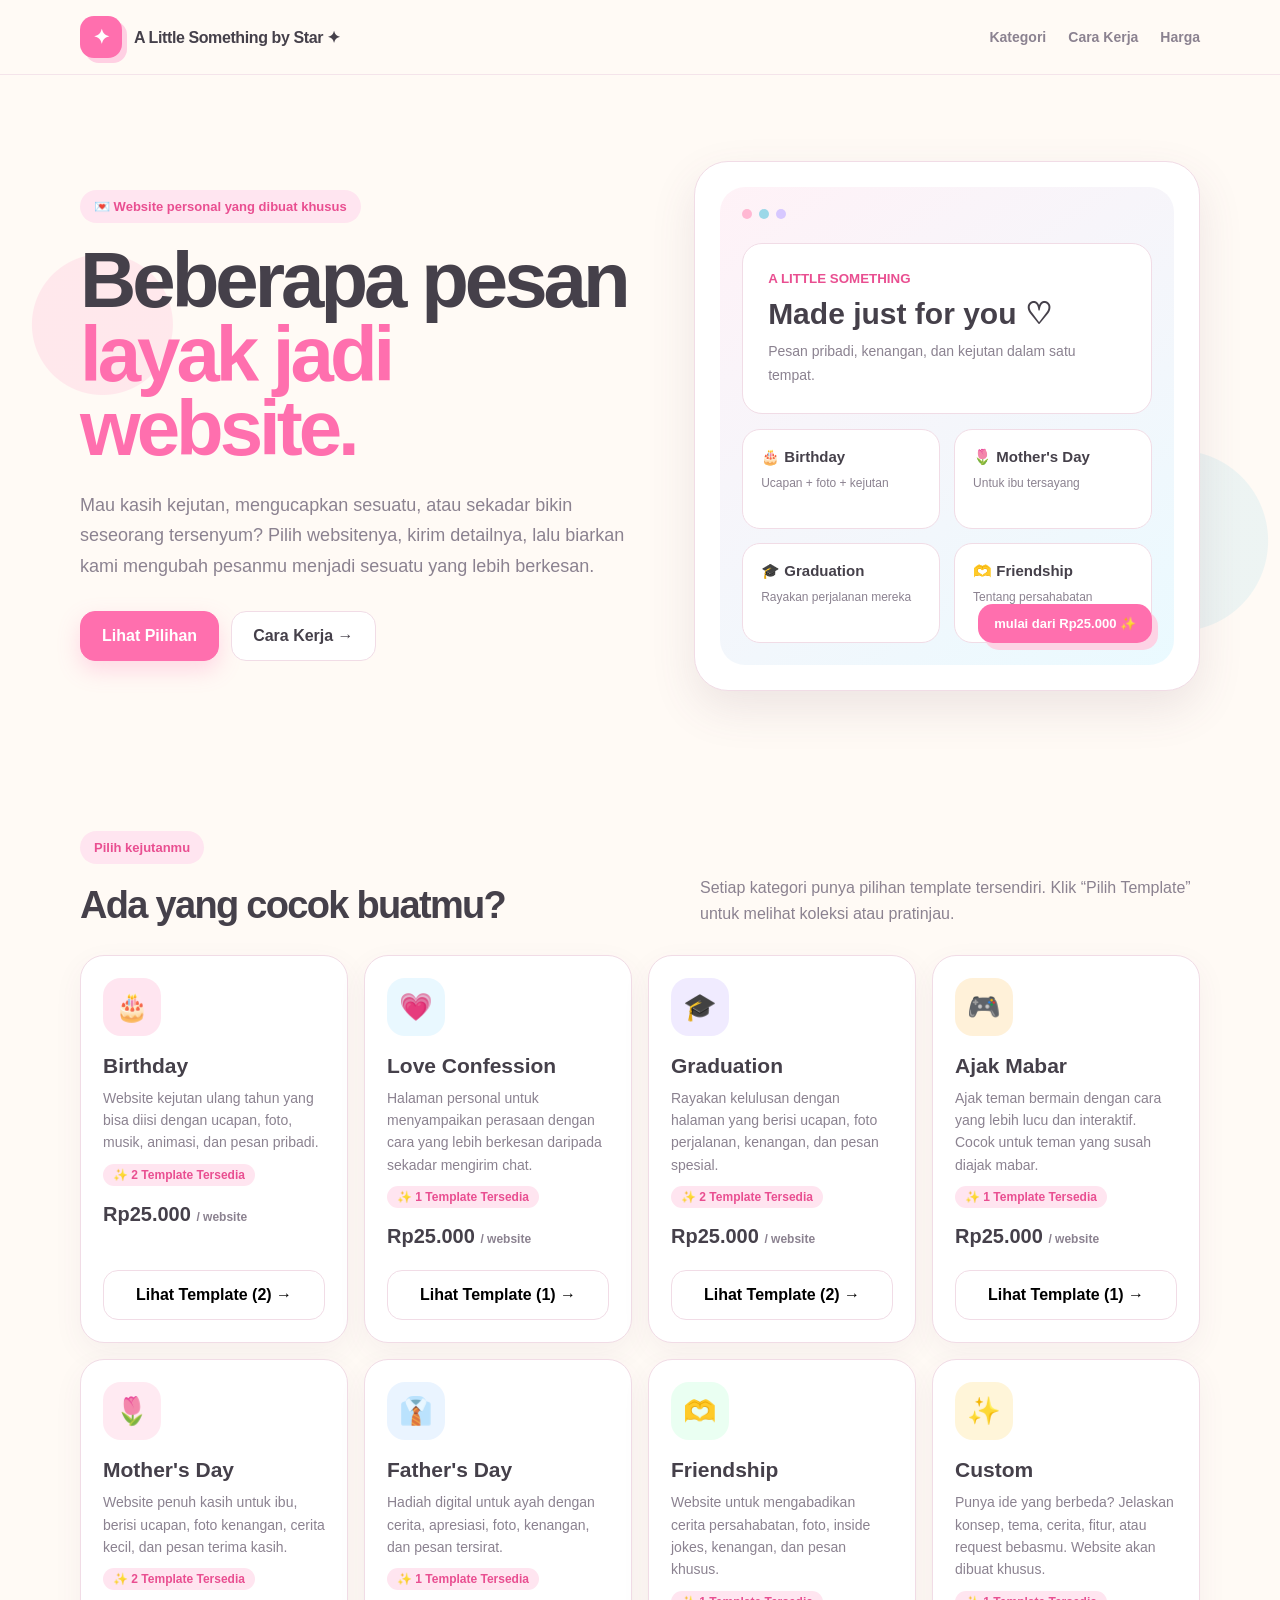
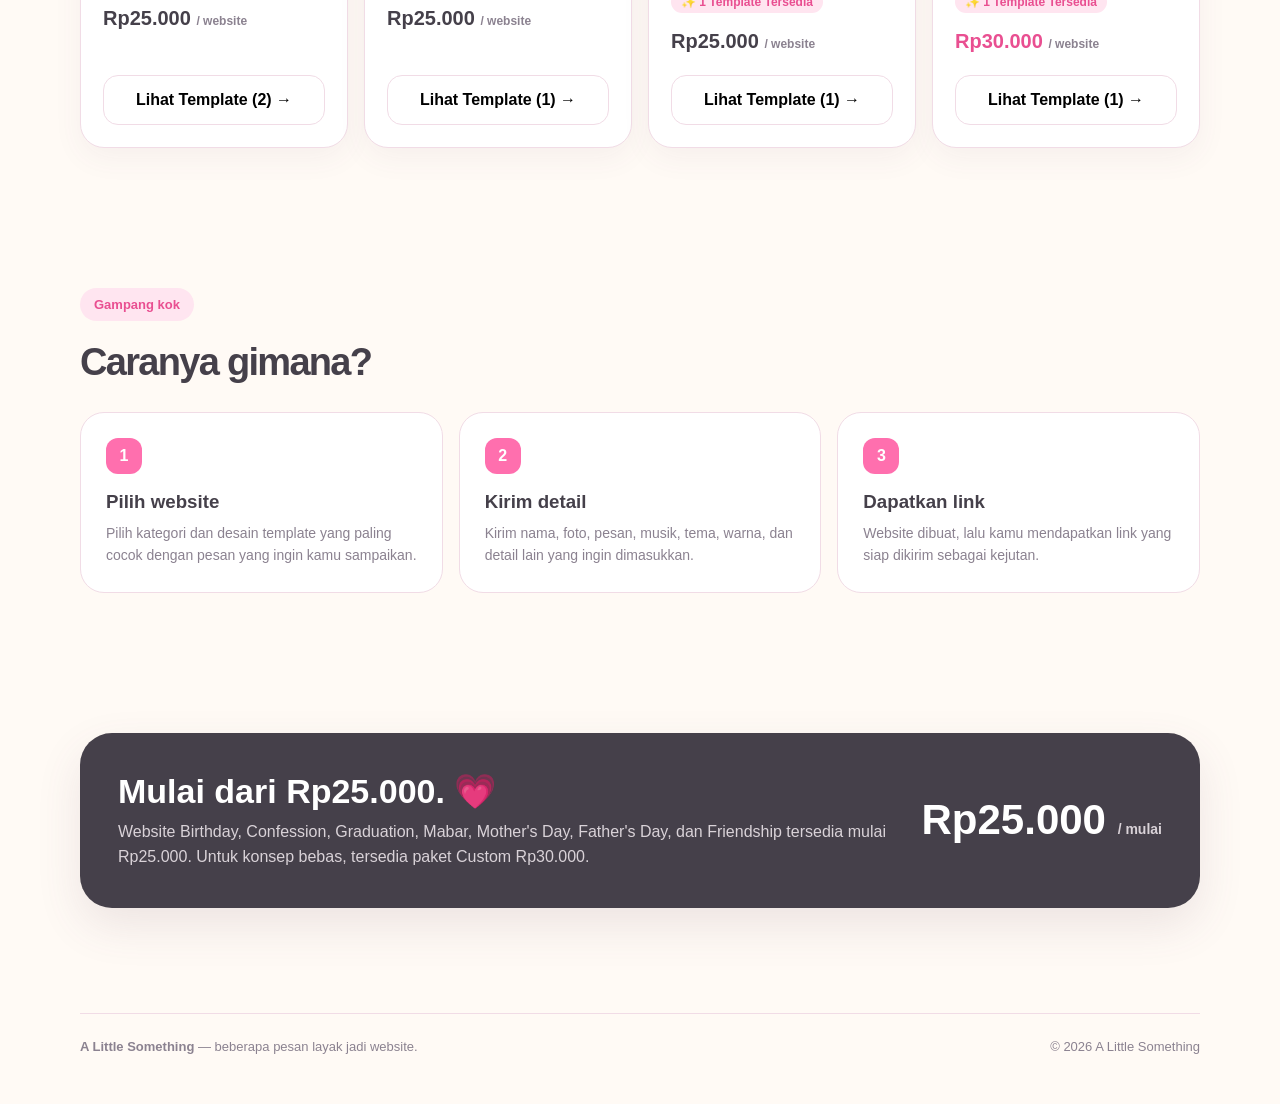
<file: index.html>
<!DOCTYPE html>
<html lang="id">
<head>
  <meta charset="UTF-8">
  <meta name="viewport" content="width=device-width, initial-scale=1.0">

  <title>A Little Something — Website Personal</title>

  <meta
    name="description"
    content="Website personal untuk birthday, confession, graduation, mabar, Mother's Day, Father's Day, friendship, dan custom website."
  >

  <style>
    :root{
      --pink:#ff6fae;
      --pink-dark:#e94f91;
      --pink-soft:#ffe5f0;

      --blue:#9bd8e8;
      --cream:#fffaf5;

      --ink:#45404a;
      --muted:#8b8290;

      --white:#ffffff;
      --line:#f1dce6;

      --shadow:0 18px 45px rgba(110,70,95,.12);
      --radius:24px;
    }

    *{
      box-sizing:border-box;
    }

    html{
      scroll-behavior:smooth;
    }

    body{
      margin:0;
      color:var(--ink);

      background:
        radial-gradient(
          circle at 8% 12%,
          rgba(255,111,174,.13) 0 70px,
          transparent 71px
        ),
        radial-gradient(
          circle at 92% 20%,
          rgba(155,216,232,.18) 0 90px,
          transparent 91px
        ),
        var(--cream);

      font-family:Arial, Helvetica, sans-serif;
      overflow-x:hidden;
    }

    a{
      text-decoration:none;
      color:inherit;
    }

    button{
      font:inherit;
    }

    .wrap{
      width:min(1120px,92%);
      margin:auto;
    }

    /* =========================
       NAVIGATION
    ========================= */

    .nav{
      position:sticky;
      top:0;
      z-index:20;

      backdrop-filter:blur(16px);

      background:rgba(255,250,245,.88);
      border-bottom:1px solid rgba(241,220,230,.75);
    }

    .nav-inner{
      min-height:74px;

      display:flex;
      align-items:center;
      justify-content:space-between;

      gap:24px;
    }

    .brand{
      display:flex;
      align-items:center;
      gap:12px;

      font-weight:900;
      letter-spacing:-.4px;
    }

    .brand-mark{
      width:42px;
      height:42px;

      border-radius:14px;

      display:grid;
      place-items:center;

      background:var(--pink);
      color:white;

      box-shadow:5px 5px 0 #ffd0e3;

      font-size:20px;
    }

    .nav-links{
      display:flex;
      gap:22px;

      color:var(--muted);

      font-size:14px;
      font-weight:700;
    }

    .nav-links a:hover{
      color:var(--pink-dark);
    }

    /* =========================
       HERO
    ========================= */

    .hero{
      padding:86px 0 70px;

      display:grid;
      grid-template-columns:1.05fr .95fr;

      align-items:center;

      gap:55px;
    }

    .eyebrow{
      display:inline-flex;
      align-items:center;
      gap:8px;

      padding:9px 14px;

      border-radius:999px;

      background:var(--pink-soft);
      color:var(--pink-dark);

      font-weight:800;
      font-size:13px;

      margin-bottom:20px;
    }

    h1{
      font-size:clamp(44px,7vw,78px);

      line-height:.95;
      letter-spacing:-4px;

      margin:0 0 24px;
    }

    h1 span{
      color:var(--pink);
    }

    .hero p{
      max-width:560px;

      color:var(--muted);

      font-size:18px;
      line-height:1.7;

      margin:0 0 30px;
    }

    .actions{
      display:flex;
      gap:12px;
      flex-wrap:wrap;
    }

    .btn{
      display:inline-flex;
      align-items:center;
      justify-content:center;

      min-height:50px;

      padding:0 21px;

      border-radius:15px;

      border:1px solid var(--line);

      font-weight:800;

      cursor:pointer;

      transition:.2s ease;
    }

    .btn:hover{
      transform:translateY(-2px);
    }

    .btn-primary{
      background:var(--pink);
      color:#fff;

      border-color:var(--pink);

      box-shadow:
        0 9px 22px rgba(255,111,174,.25);
    }

    .btn-secondary{
      background:#fff;
    }

    /* =========================
       HERO PREVIEW
    ========================= */

    .hero-card{
      position:relative;

      min-height:430px;

      border-radius:34px;

      background:#fff;

      border:1px solid var(--line);

      box-shadow:var(--shadow);

      overflow:hidden;

      padding:25px;
    }

    .hero-window{
      height:100%;
      min-height:380px;

      border-radius:25px;

      background:
        linear-gradient(
          145deg,
          #fff2f7,
          #eafaff
        );

      padding:22px;

      position:relative;
    }

    .window-top{
      display:flex;
      gap:7px;

      margin-bottom:24px;
    }

    .dot{
      width:10px;
      height:10px;

      border-radius:50%;

      background:#ffb8d3;
    }

    .dot:nth-child(2){
      background:#9bd8e8;
    }

    .dot:nth-child(3){
      background:#d7c8ff;
    }

    .mock-title{
      background:#fff;

      border-radius:20px;

      padding:25px;

      border:1px solid var(--line);

      margin-bottom:15px;
    }

    .mock-title small{
      color:var(--pink-dark);
      font-weight:900;
    }

    .mock-title h3{
      font-size:30px;
      margin:9px 0;
    }

    .mock-title p{
      font-size:14px;
      color:var(--muted);

      margin:0;
    }

    .mock-grid{
      display:grid;

      grid-template-columns:1fr 1fr;

      gap:14px;
    }

    .mock-box{
      background:#fff;

      border:1px solid var(--line);

      border-radius:18px;

      padding:18px;

      min-height:100px;
    }

    .mock-box strong{
      display:block;

      font-size:15px;

      margin-bottom:7px;
    }

    .mock-box span{
      font-size:12px;

      color:var(--muted);
    }

    .floating{
      position:absolute;

      right:22px;
      bottom:22px;

      background:var(--pink);

      color:#fff;

      padding:12px 16px;

      border-radius:15px;

      font-size:13px;
      font-weight:900;

      box-shadow:
        6px 7px 0 rgba(255,208,227,.9);
    }

    /* =========================
       GENERAL SECTIONS
    ========================= */

    section{
      padding:70px 0;
    }

    .section-head{
      display:flex;

      justify-content:space-between;
      align-items:end;

      gap:25px;

      margin-bottom:28px;
    }

    .section-head h2{
      font-size:38px;

      letter-spacing:-1.7px;

      margin:0;
    }

    .section-head p{
      max-width:500px;

      color:var(--muted);

      line-height:1.6;

      margin:0;
    }

    /* =========================
       CATEGORIES
    ========================= */

    .categories{
      display:grid;

      grid-template-columns:
        repeat(4,1fr);

      gap:16px;
    }

    .category{
      background:#fff;

      border:1px solid var(--line);

      border-radius:var(--radius);

      padding:22px;

      min-height:300px;

      display:flex;
      flex-direction:column;
      justify-content:space-between;

      box-shadow:
        0 10px 30px rgba(110,70,95,.06);

      transition:.22s ease;
    }

    .category:hover{
      transform:translateY(-6px);

      box-shadow:var(--shadow);
    }

    .icon{
      width:58px;
      height:58px;

      border-radius:18px;

      display:grid;
      place-items:center;

      background:var(--pink-soft);

      font-size:27px;

      margin-bottom:18px;
    }

    /* Icon backgrounds */
    .cat-birthday .icon { background: var(--pink-soft); }
    .cat-confession .icon { background: #e9f8ff; }
    .cat-graduation .icon { background: #f0ebff; }
    .cat-mabar .icon { background: #fff1d9; }
    .cat-mothers .icon { background: #ffeaf2; }
    .cat-fathers .icon { background: #eaf4ff; }
    .cat-friendship .icon { background: #eafff2; }
    .cat-custom .icon { background: #fff5d9; }

    .category h3{
      margin:0 0 9px;

      font-size:21px;
    }

    .category p{
      margin:0;

      color:var(--muted);

      font-size:14px;

      line-height:1.6;
    }

    .badge-count{
      display:inline-block;
      margin-top:10px;
      padding:4px 10px;
      border-radius:12px;
      background:var(--pink-soft);
      color:var(--pink-dark);
      font-size:12px;
      font-weight:800;
    }

    .price{
      margin-top:17px;

      font-size:20px;

      font-weight:900;
    }

    .price small{
      font-size:12px;

      color:var(--muted);

      font-weight:700;
    }

    .price-custom{
      color:var(--pink-dark);
    }

    .category-footer{
      display:flex;

      justify-content:space-between;
      align-items:center;

      margin-top:22px;

      gap:8px;
    }

    .demo-link{
      color:var(--pink-dark);

      font-weight:900;

      font-size:13px;
    }

    /* =========================
       HOW IT WORKS
    ========================= */

    .how{
      display:grid;

      grid-template-columns:
        repeat(3,1fr);

      gap:16px;
    }

    .step{
      background:#fff;

      border:1px solid var(--line);

      border-radius:var(--radius);

      padding:25px;
    }

    .step-num{
      width:36px;
      height:36px;

      border-radius:12px;

      background:var(--pink);

      color:#fff;

      display:grid;
      place-items:center;

      font-weight:900;

      margin-bottom:17px;
    }

    .step h3{
      margin:0 0 9px;
    }

    .step p{
      color:var(--muted);

      font-size:14px;

      line-height:1.6;

      margin:0;
    }

    /* =========================
       PRICE BANNER
    ========================= */

    .price-banner{
      background:var(--ink);

      color:#fff;

      border-radius:32px;

      padding:38px;

      display:flex;

      justify-content:space-between;
      align-items:center;

      gap:30px;

      box-shadow:var(--shadow);
    }

    .price-banner h2{
      margin:0 0 8px;

      font-size:34px;
    }

    .price-banner p{
      margin:0;

      color:#d9d2d8;

      line-height:1.6;
    }

    .big-price{
      font-size:42px;

      font-weight:900;

      white-space:nowrap;
    }

    .big-price span{
      font-size:14px;

      color:#d9d2d8;
    }

    /* =========================
       FOOTER
    ========================= */

    footer{
      padding:35px 0 50px;

      color:var(--muted);

      font-size:13px;
    }

    .footer-inner{
      display:flex;

      justify-content:space-between;

      gap:20px;

      border-top:1px solid var(--line);

      padding-top:25px;
    }

    /* =========================
       MODAL PREVIEW
    ========================= */

    .modal{
      position:fixed;

      inset:0;

      z-index:50;

      background:rgba(53,39,48,.55);

      display:none;

      align-items:center;
      justify-content:center;

      padding:20px;
    }

    .modal.show{
      display:flex;
    }

    .modal-card{
      width:min(720px,100%);

      max-height:90vh;

      overflow:auto;

      background:#fff;

      border-radius:30px;

      padding:28px;

      box-shadow:
        0 30px 80px rgba(0,0,0,.22);

      position:relative;
    }

    .close{
      position:absolute;

      right:18px;
      top:18px;

      width:40px;
      height:40px;

      border:0;

      border-radius:13px;

      background:#f7edf2;

      color:var(--ink);

      font-size:20px;

      cursor:pointer;
    }

    .templates-list{
      display:flex;
      flex-direction:column;
      gap:16px;
      margin-top:20px;
    }

    .template-item-card{
      background: linear-gradient(145deg, #fff1f7, #eafaff);
      border-radius:20px;
      padding:20px;
      border:1px solid var(--line);
      display:flex;
      flex-direction:column;
      gap:12px;
    }

    .template-item-header{
      display:flex;
      justify-content:space-between;
      align-items:center;
    }

    .template-item-header h4{
      margin:0;
      font-size:18px;
      color:var(--ink);
    }

    .template-item-desc{
      font-size:13px;
      color:var(--muted);
      margin:0;
      line-height:1.5;
    }

    .template-item-actions{
      display:flex;
      gap:10px;
      margin-top:5px;
    }

    /* =========================
       RESPONSIVE
    ========================= */

    @media(max-width:1050px){

      .categories{
        grid-template-columns:
          repeat(3,1fr);
      }

    }

    @media(max-width:900px){

      .hero{
        grid-template-columns:1fr;

        gap:30px;
      }

      .categories{
        grid-template-columns:
          repeat(2,1fr);
      }

      .how{
        grid-template-columns:1fr;
      }

      .price-banner{
        flex-direction:column;

        align-items:flex-start;
      }

    }

    @media(max-width:620px){

      .nav-links{
        display:none;
      }

      .hero{
        padding-top:55px;
      }

      h1{
        letter-spacing:-2.5px;
      }

      .categories{
        grid-template-columns:1fr;
      }

      .hero-card{
        min-height:350px;
      }

      .hero-window{
        min-height:300px;
      }

      .section-head{
        display:block;
      }

      .section-head p{
        margin-top:12px;
      }

      .footer-inner{
        display:block;
      }

      .footer-inner p:last-child{
        margin-top:8px;
      }

      .mock-title h3{
        font-size:24px;
      }

      .mock-grid{
        gap:8px;
      }

      .mock-box{
        padding:13px;
        min-height:90px;
      }

      .mock-box strong{
        font-size:13px;
      }

      .mock-box span{
        font-size:10px;
      }

      .floating{
        font-size:11px;
        padding:9px 12px;
      }

    }
  </style>
</head>

<body>

  <!-- =========================
       NAVIGATION
  ========================= -->

  <nav class="nav">

    <div class="wrap nav-inner">

      <a class="brand" href="#">

        <span class="brand-mark">
          ✦
        </span>

        <span>
          A Little Something by Star ✦
        </span>

      </a>

      <div class="nav-links">

        <a href="#kategori">
          Kategori
        </a>

        <a href="#cara-kerja">
          Cara Kerja
        </a>

        <a href="#harga">
          Harga
        </a>

      </div>

    </div>

  </nav>


  <main>

    <!-- =========================
         HERO
    ========================= -->

    <section class="wrap hero">

      <div>

        <div class="eyebrow">
          💌 Website personal yang dibuat khusus
        </div>

        <h1>
          Beberapa pesan<br>
          <span>layak jadi website.</span>
        </h1>

        <p>
          Mau kasih kejutan, mengucapkan sesuatu, atau sekadar bikin seseorang
          tersenyum? Pilih websitenya, kirim detailnya, lalu biarkan kami
          mengubah pesanmu menjadi sesuatu yang lebih berkesan.
        </p>

        <div class="actions">

          <a
            class="btn btn-primary"
            href="#kategori"
          >
            Lihat Pilihan
          </a>

          <a
            class="btn btn-secondary"
            href="#cara-kerja"
          >
            Cara Kerja →
          </a>

        </div>

      </div>


      <!-- HERO PREVIEW -->

      <div
        class="hero-card"
        aria-label="Preview website personal"
      >

        <div class="hero-window">

          <div class="window-top">

            <span class="dot"></span>
            <span class="dot"></span>
            <span class="dot"></span>

          </div>


          <div class="mock-title">

            <small>
              A LITTLE SOMETHING
            </small>

            <h3>
              Made just for you ♡
            </h3>

            <p>
              Pesan pribadi, kenangan, dan kejutan
              dalam satu tempat.
            </p>

          </div>


          <div class="mock-grid">

            <div class="mock-box">

              <strong>
                🎂 Birthday
              </strong>

              <span>
                Ucapan + foto + kejutan
              </span>

            </div>


            <div class="mock-box">

              <strong>
                🌷 Mother's Day
              </strong>

              <span>
                Untuk ibu tersayang
              </span>

            </div>


            <div class="mock-box">

              <strong>
                🎓 Graduation
              </strong>

              <span>
                Rayakan perjalanan mereka
              </span>

            </div>


            <div class="mock-box">

              <strong>
                🫶 Friendship
              </strong>

              <span>
                Tentang persahabatan
              </span>

            </div>

          </div>


          <div class="floating">
            mulai dari Rp25.000 ✨
          </div>

        </div>

      </div>

    </section>


    <!-- =========================
         KATEGORI
    ========================= -->

    <section
      id="kategori"
      class="wrap"
    >

      <div class="section-head">

        <div>

          <div class="eyebrow">
            Pilih kejutanmu
          </div>

          <h2>
            Ada yang cocok buatmu?
          </h2>

        </div>

        <p>
          Setiap kategori punya pilihan template tersendiri.
          Klik “Pilih Template” untuk melihat koleksi atau pratinjau.
        </p>

      </div>


      <div class="categories" id="categoriesContainer">
        <!-- Kartu Kategori akan di-render secara otomatis oleh JavaScript -->
      </div>

    </section>


    <!-- =========================
         CARA KERJA
    ========================= -->

    <section
      id="cara-kerja"
      class="wrap"
    >

      <div class="section-head">

        <div>

          <div class="eyebrow">
            Gampang kok
          </div>

          <h2>
            Caranya gimana?
          </h2>

        </div>

      </div>


      <div class="how">

        <div class="step">

          <div class="step-num">
            1
          </div>

          <h3>
            Pilih website
          </h3>

          <p>
            Pilih kategori dan desain template yang paling cocok
            dengan pesan yang ingin kamu sampaikan.
          </p>

        </div>


        <div class="step">

          <div class="step-num">
            2
          </div>

          <h3>
            Kirim detail
          </h3>

          <p>
            Kirim nama, foto, pesan, musik,
            tema, warna, dan detail lain
            yang ingin dimasukkan.
          </p>

        </div>


        <div class="step">

          <div class="step-num">
            3
          </div>

          <h3>
            Dapatkan link
          </h3>

          <p>
            Website dibuat, lalu kamu mendapatkan
            link yang siap dikirim sebagai kejutan.
          </p>

        </div>

      </div>

    </section>


    <!-- =========================
         HARGA
    ========================= -->

    <section
      id="harga"
      class="wrap"
    >

      <div class="price-banner">

        <div>

          <h2>
            Mulai dari Rp25.000. 💗
          </h2>

          <p>
            Website Birthday, Confession, Graduation,
            Mabar, Mother's Day, Father's Day,
            dan Friendship tersedia mulai Rp25.000.
            Untuk konsep bebas, tersedia paket Custom Rp30.000.
          </p>

        </div>


        <div class="big-price">

          Rp25.000
          <span>
            / mulai
          </span>

        </div>

      </div>

    </section>

  </main>


  <!-- =========================
       FOOTER
  ========================= -->

  <footer>

    <div class="wrap footer-inner">

      <div>
        <strong>
          A Little Something
        </strong>

        — beberapa pesan layak jadi website.
      </div>

      <div>
        © 2026 A Little Something
      </div>

    </div>

  </footer>


  <!-- =========================
       PREVIEW MODAL
  ========================= -->

  <div
    class="modal"
    id="previewModal"
    onclick="closePreview(event)"
  >

    <div
      class="modal-card"
      onclick="event.stopPropagation()"
    >

      <button
        class="close"
        onclick="closePreview()"
      >
        ×
      </button>


      <div
        class="eyebrow"
        id="previewEyebrow"
      >
        PREVIEW TEMPLATE
      </div>


      <h2
        id="previewTitle"
        style="font-size:34px;margin:0 0 8px"
      >
        Birthday
      </h2>


      <p
        id="previewDescription"
        style="
          color:var(--muted);
          line-height:1.6;
          margin:0
        "
      ></p>


      <!-- Container tempat daftar template akan muncul -->
      <div class="templates-list" id="templatesListContainer"></div>

    </div>

  </div>


  <!-- =========================
       JAVASCRIPT
  ========================= -->

  <script>
    /* 
      ===============================================================
      PANDUAN MENAMBAH TEMPLATE BARU KE DEPANNIA:
      ---------------------------------------------------------------
      Cukup tambahkan objek baru ke dalam array `templates` pada
      kategori yang kamu mau. 

      Contoh:
      {
        id: "birthday-3",
        name: "Template 3 - Retro Gaming",
        desc: "Tema piksel retro dengan musik chiptune.",
        link: "birthday/birthday-v3.html"
      }
      ===============================================================
    */

    const templatesData = {
      birthday: {
        icon: "🎂",
        title: "Birthday",
        classKey: "cat-birthday",
        price: "Rp25.000",
        isCustomPrice: false,
        description: "Website kejutan ulang tahun yang bisa diisi dengan ucapan, foto, musik, animasi, dan pesan pribadi.",
        templates: [
          {
            id: "birthday-1",
            name: "Template 1 — Soft Pastel",
            desc: "Desain manis dengan warna pastel, galeri foto, dan balon animasi.",
            link: "birthday/birthday.html"
          },
          {
            id: "birthday-v2",
            name: "Template 2 — Magical Fantasy",
            desc: "Nuansa fantasy dengan warna mengkilap.",
            link: "birthday/birthday-v2.html"
          },
          
        ]
      },

      confession: {
        icon: "💗",
        title: "Love Confession",
        classKey: "cat-confession",
        price: "Rp25.000",
        isCustomPrice: false,
        description: "Halaman personal untuk menyampaikan perasaan dengan cara yang lebih berkesan daripada sekadar mengirim chat.",
        templates: [
          {
            id: "confession-1",
            name: "Template 1 — Classic Letter",
            desc: "Tampilan seperti surat cinta interaktif yang bisa dibuka pelan-pelan.",
            link: "confession/confession.html"
          }
        ]
      },

      graduation: {
        icon: "🎓",
        title: "Graduation",
        classKey: "cat-graduation",
        price: "Rp25.000",
        isCustomPrice: false,
        description: "Rayakan kelulusan dengan halaman yang berisi ucapan, foto perjalanan, kenangan, dan pesan spesial.",
        templates: [
          {
            id: "graduation-1",
            name: "Template 1 — Academic Journal",
            desc: "Gaya majalah/jurnal apresiasi dengan kilas balik foto perjalanan.",
            link: "graduation/graduation.html"
          },

          {
            id: "graduation-2",
            name:"graduation2",
            desc: "Ucapan selamat atas kelulusan dengan warna coklat pastel yang hangat",
            link: "graduation/graduation2.html"
          }
        ]
      },

      mabar: {
        icon: "🎮",
        title: "Ajak Mabar",
        classKey: "cat-mabar",
        price: "Rp25.000",
        isCustomPrice: false,
        description: "Ajak teman bermain dengan cara yang lebih lucu dan interaktif. Cocok untuk teman yang susah diajak mabar.",
        templates: [
          {
            id: "mabar-1",
            name: "Template 1 — Game Quest Invitation",
            desc: "Desain bergaya Game UI dengan pilihan tombol 'Terima/Tolak' yang interaktif.",
            link: "mabar/mabar.html"
          }
        ]
      },

      mothers: {
        icon: "🌷",
        title: "Mother's Day",
        classKey: "cat-mothers",
        price: "Rp25.000",
        isCustomPrice: false,
        description: "Website penuh kasih untuk ibu, berisi ucapan, foto kenangan, cerita kecil, dan pesan terima kasih.",
        templates: [
          {
            id: "mothers-1",
            name: "Template 1 — Warm Floral",
            desc: "Elegan dan lembut dengan hiasan kelopak bunga dan galeri kenangan.",
            link: "mothers-day/mothers-day.html"
          },

          {
            id:"mothers-2",
            name: "mothers-day2",
            desc: "ucapan hari ibu dengan warna ungu yang elegan",
            link: "mothers-day/mothers-day2.html"
          }
        ]
      },

      fathers: {
        icon: "👔",
        title: "Father's Day",
        classKey: "cat-fathers",
        price: "Rp25.000",
        isCustomPrice: false,
        description: "Hadiah digital untuk ayah dengan cerita, apresiasi, foto, kenangan, dan pesan tersirat.",
        templates: [
          {
            id: "fathers-1",
            name: "Template 1 — Minimalist Memoir",
            desc: "Desain bersih, tenang, dan fokus pada pesan ucapan yang bermakna.",
            link: "fathers-day/fathers-day.html"
          }
        ]
      },

      friendship: {
        icon: "🫶",
        title: "Friendship",
        classKey: "cat-friendship",
        price: "Rp25.000",
        isCustomPrice: false,
        description: "Website untuk mengabadikan cerita persahabatan, foto, inside jokes, kenangan, dan pesan khusus.",
        templates: [
          {
            id: "friendship-1",
            name: "Template 1 — Scrapbook Memory",
            desc: "Gaya tempelan polaroid dan catatan stiker yang playful.",
            link: "friendship/friendship.html"
          }
        ]
      },

      custom: {
        icon: "✨",
        title: "Custom",
        classKey: "cat-custom",
        price: "Rp30.000",
        isCustomPrice: true,
        description: "Punya ide yang berbeda? Jelaskan konsep, tema, cerita, fitur, atau request bebasmu. Website akan dibuat khusus.",
        templates: [
          {
            id: "custom-1",
            name: "Full Custom Concept",
            desc: "Bahas ide impianmu langsung dan kita wujudkan dalam bentuk website unik.",
            link: "#harga"
          }
        ]
      }
    };


    // Function untuk membuat elemen kartu kategori di halaman utama secara otomatis
    function renderCategories() {
      const container = document.getElementById("categoriesContainer");
      container.innerHTML = "";

      Object.keys(templatesData).forEach(key => {
        const cat = templatesData[key];
        const templateCount = cat.templates.length;

        const article = document.createElement("article");
        article.className = `category ${cat.classKey}`;

        article.innerHTML = `
          <div>
            <div class="icon">${cat.icon}</div>
            <h3>${cat.title}</h3>
            <p>${cat.description}</p>
            <span class="badge-count">✨ ${templateCount} Template Tersedia</span>
            <div class="price ${cat.isCustomPrice ? 'price-custom' : ''}">
              ${cat.price}
              <small>/ website</small>
            </div>
          </div>

          <div class="category-footer">
            <button
              class="btn btn-secondary"
              style="width: 100%"
              onclick="openPreview('${key}')"
            >
              Lihat Template (${templateCount}) →
            </button>
          </div>
        `;

        container.appendChild(article);
      });
    }


    // Function untuk membuka modal preview dengan pilihan template
    function openPreview(type) {
      const d = templatesData[type];

      document.getElementById("previewTitle").textContent = d.title;
      document.getElementById("previewEyebrow").textContent = `PILIHAN TEMPLATE ${d.title.toUpperCase()}`;
      document.getElementById("previewDescription").textContent = d.description;

      const listContainer = document.getElementById("templatesListContainer");
      listContainer.innerHTML = "";

      d.templates.forEach(tpl => {
        const item = document.createElement("div");
        item.className = "template-item-card";

        const actionText = type === "custom" ? "Request Custom →" : "Buka Contoh Halaman →";

        item.innerHTML = `
          <div class="template-item-header">
            <h4>${tpl.name}</h4>
          </div>
          <p class="template-item-desc">${tpl.desc}</p>
          <div class="template-item-actions">
            <a class="btn btn-primary" href="${tpl.link}">
              ${actionText}
            </a>
          </div>
        `;

        listContainer.appendChild(item);
      });

      document.getElementById("previewModal").classList.add("show");
      document.body.style.overflow = "hidden";
    }


    function closePreview() {
      document.getElementById("previewModal").classList.remove("show");
      document.body.style.overflow = "";
    }


    document.addEventListener("keydown", e => {
      if (e.key === "Escape") {
        closePreview();
      }
    });

    // Inisialisasi awal saat halaman dimuat
    renderCategories();
  </script>

</body>
</html>
</file>
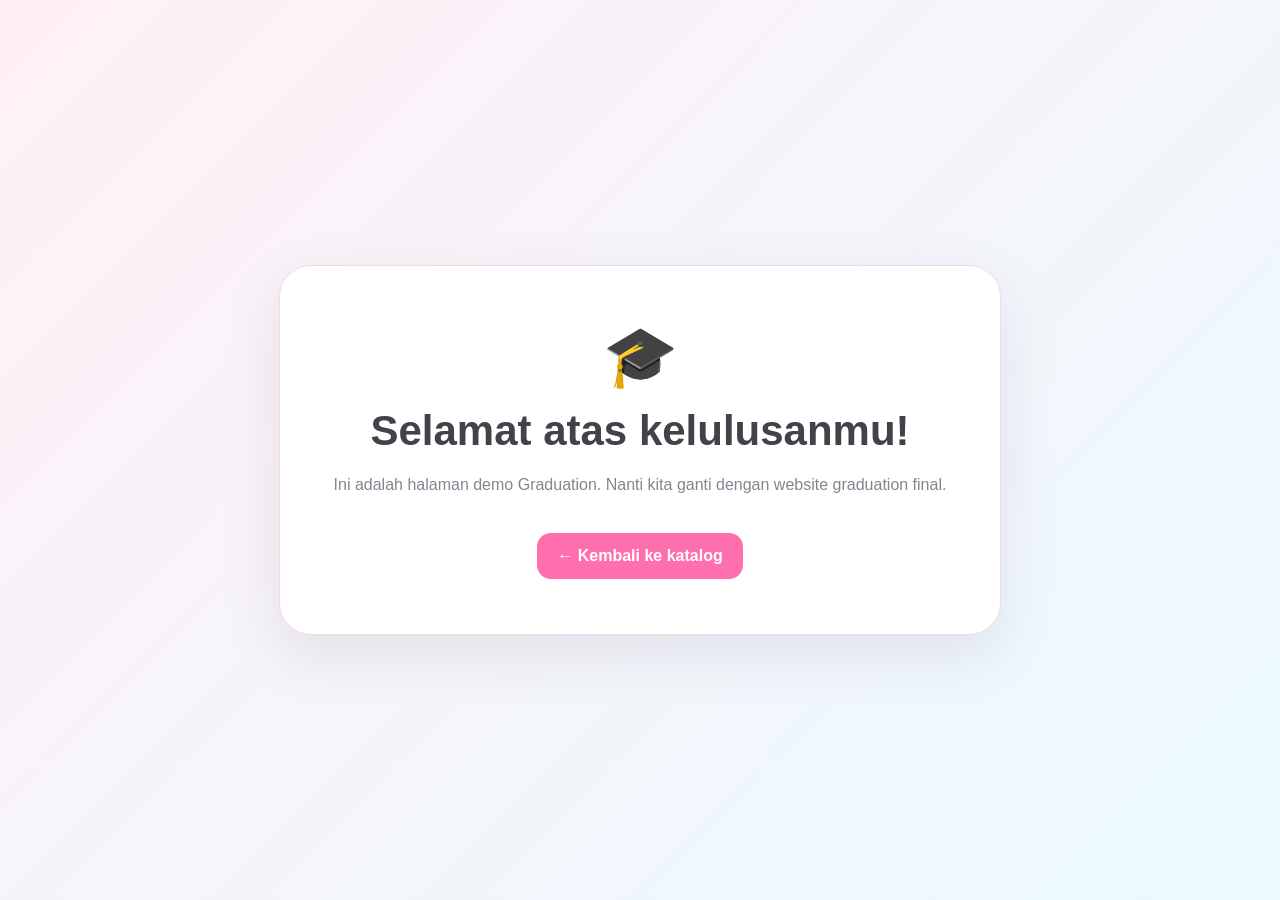
<file: graduation.html>
<!DOCTYPE html>
<html lang="id"><head><meta charset="UTF-8"><meta name="viewport" content="width=device-width,initial-scale=1.0">
<title>Selamat atas kelulusanmu!</title>
<style>
body{margin:0;min-height:100vh;display:grid;place-items:center;background:linear-gradient(135deg,#fff0f6,#eafaff);font-family:Arial,sans-serif;color:#45404a}
.card{width:min(650px,88%);padding:55px 35px;background:white;border:1px solid #f1dce6;border-radius:32px;text-align:center;box-shadow:0 20px 55px rgba(110,70,95,.12)}
.icon{font-size:60px}h1{font-size:42px;margin:15px 0}p{color:#8b8290;line-height:1.7}a{display:inline-flex;margin-top:18px;padding:14px 20px;background:#ff6fae;color:white;text-decoration:none;border-radius:14px;font-weight:800}
</style></head><body><main class="card"><div class="icon">🎓</div><h1>Selamat atas kelulusanmu!</h1><p>Ini adalah halaman demo Graduation. Nanti kita ganti dengan website graduation final.</p><a href="index.html">← Kembali ke katalog</a></main></body></html>
</file>
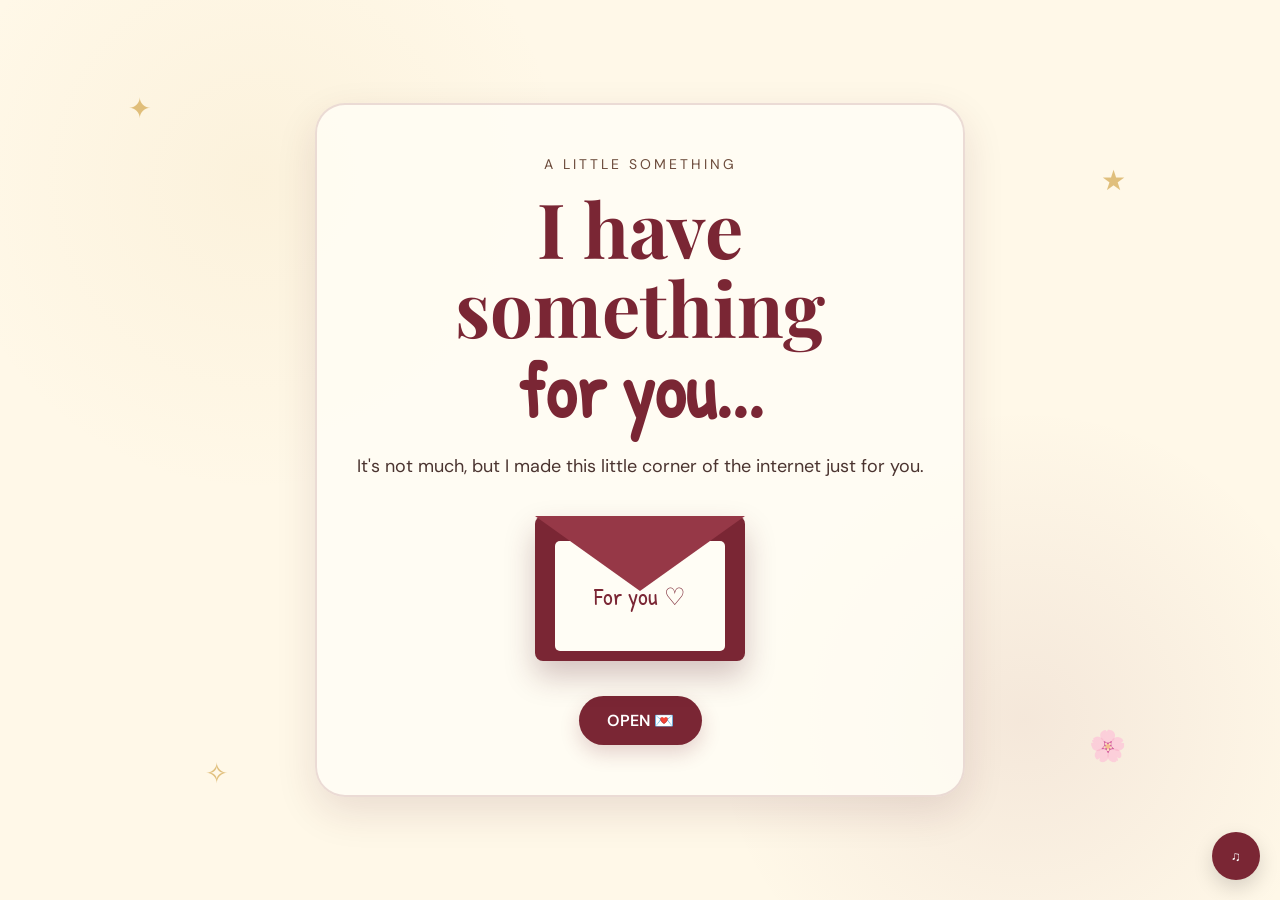
<file: birthday/birthday.html>
<!DOCTYPE html>
<html lang="en">
<head>
    <meta charset="UTF-8">
    <meta name="viewport" content="width=device-width, initial-scale=1.0">

    <title>A Little Something For You 🎂</title>

    <!-- Google Fonts -->
    <link rel="preconnect" href="https://fonts.googleapis.com">
    <link rel="preconnect" href="https://fonts.gstatic.com" crossorigin>

    <link href="https://fonts.googleapis.com/css2?family=DM+Sans:wght@400;500;600;700&family=Playfair+Display:wght@500;600;700&family=Patrick+Hand&display=swap" rel="stylesheet">


    <style>

        /* =========================================================
           VARIABLES
        ========================================================= */

        :root {
            --burgundy: #7a2634;
            --burgundy-dark: #551b26;

            --cream: #fff8e8;
            --paper: #fffdf5;

            --pink: #f5d6d8;
            --pink-soft: #fcebed;

            --brown: #6b4a3a;

            --gold: #d4a84f;

            --text: #4b3430;

            --shadow:
                0 15px 40px rgba(85, 27, 38, 0.12);
        }


        /* =========================================================
           RESET
        ========================================================= */

        * {
            box-sizing: border-box;
            margin: 0;
            padding: 0;
        }


        html {
            scroll-behavior: smooth;
        }


        body {
            min-height: 100vh;

            font-family: "DM Sans", sans-serif;

            color: var(--text);

            background:
                radial-gradient(
                    circle at 20% 20%,
                    rgba(212, 168, 79, 0.08),
                    transparent 25%
                ),
                radial-gradient(
                    circle at 80% 80%,
                    rgba(122, 38, 52, 0.08),
                    transparent 25%
                ),
                var(--cream);

            overflow-x: hidden;
        }


        button {
            font-family: inherit;
        }


        /* =========================================================
   PAGE SYSTEM
========================================================= */

.page {
    min-height: 100svh;

    display: none;

    align-items: center;
    justify-content: center;

    padding: 40px 20px;

    position: relative;
}

.page.active {
    display: flex;
}

.container {
    width: 100%;
    max-width: 950px;

    margin: 0 auto;

    text-align: center;

    display: flex;
    flex-direction: column;
    align-items: center;
    justify-content: center;
}


/* Center semua card/wrapper */

.opening-card,
.birthday-card,
.album-wrapper,
.letter-wrapper,
.surprise-card,
.final-card {
    margin-left: auto;
    margin-right: auto;
}

        /* =========================================================
           DECORATIONS
        ========================================================= */

        .star {
            position: absolute;

            color: var(--gold);

            font-size: 28px;

            opacity: 0.7;

            animation: float 4s ease-in-out infinite;
        }


        .star.one {
            top: 10%;
            left: 10%;
        }


        .star.two {
            top: 18%;
            right: 12%;

            animation-delay: 1s;
        }


        .star.three {
            bottom: 12%;
            left: 16%;

            animation-delay: 2s;
        }


        .flower {
            position: absolute;

            font-size: 30px;

            opacity: 0.6;

            animation: float 5s ease-in-out infinite;
        }


        .flower.one {
            bottom: 15%;
            right: 12%;
        }


        @keyframes float {

            0%,
            100% {
                transform: translateY(0);
            }

            50% {
                transform: translateY(-10px);
            }
        }


        /* =========================================================
           TYPOGRAPHY
        ========================================================= */

        .script {
            font-family: "Patrick Hand", cursive;
        }


        .title {
            font-family: "Playfair Display", serif;

            color: var(--burgundy);

            font-size: clamp(42px, 7vw, 76px);

            line-height: 1.05;

            margin-bottom: 20px;
        }


        .subtitle {
            font-size: 18px;

            line-height: 1.7;

            max-width: 600px;

            margin: 0 auto 30px;
        }


        /* =========================================================
           BUTTON
        ========================================================= */

        .main-btn {
            border: none;

            padding: 14px 28px;

            border-radius: 999px;

            background: var(--burgundy);

            color: white;

            font-size: 16px;

            font-weight: 600;

            cursor: pointer;

            transition: 0.25s ease;

            box-shadow:
                0 8px 20px rgba(122, 38, 52, 0.2);
        }


        .main-btn:hover {
            transform: translateY(-3px);

            background: var(--burgundy-dark);

            box-shadow:
                0 12px 25px rgba(122, 38, 52, 0.25);
        }


        .secondary-btn {
            border: 2px solid var(--burgundy);

            background: transparent;

            color: var(--burgundy);

            padding: 12px 24px;

            border-radius: 999px;

            cursor: pointer;

            font-weight: 600;

            transition: 0.25s ease;
        }


        .secondary-btn:hover {
            background: var(--burgundy);

            color: white;
        }


        /* =========================================================
           PAGE 1 — OPENING
        ========================================================= */

        .opening-card {
            max-width: 650px;

            padding: 50px 35px;

            background: rgba(255, 253, 245, 0.85);

            border: 2px solid rgba(122, 38, 52, 0.15);

            border-radius: 30px;

            box-shadow: var(--shadow);

            position: relative;
        }


        .small-label {
            font-size: 14px;

            text-transform: uppercase;

            letter-spacing: 3px;

            color: var(--brown);

            margin-bottom: 15px;
        }


        .envelope {
            width: 210px;
            height: 145px;

            margin: 35px auto;

            position: relative;

            cursor: pointer;

            transition: 0.3s ease;
        }


        .envelope:hover {
            transform: translateY(-5px);
        }


        .envelope-body {
            position: absolute;

            inset: 0;

            background: var(--burgundy);

            border-radius: 8px;

            box-shadow:
                0 15px 30px rgba(85, 27, 38, 0.25);
        }


        .envelope-flap {
            position: absolute;

            top: 0;
            left: 0;

            width: 0;
            height: 0;

            border-left: 105px solid transparent;
            border-right: 105px solid transparent;
            border-top: 75px solid #963847;

            z-index: 3;

            transform-origin: top;

            transition: 0.7s ease;
        }


        .envelope-letter {
            position: absolute;

            width: 170px;
            height: 110px;

            background: var(--paper);

            left: 20px;
            bottom: 10px;

            z-index: 2;

            border-radius: 5px;

            display: flex;
            align-items: center;
            justify-content: center;

            font-family: "Patrick Hand", cursive;

            color: var(--burgundy);

            font-size: 24px;

            transition: 0.7s ease;
        }


        .envelope.open .envelope-flap {
            transform: rotateX(180deg);
        }


        .envelope.open .envelope-letter {
            transform: translateY(-70px);
        }


        /* =========================================================
           PAGE 2 — BIRTHDAY REVEAL
        ========================================================= */

        .birthday-card {
            max-width: 700px;

            padding: 50px 30px;

            background: var(--paper);

            border-radius: 30px;

            box-shadow: var(--shadow);

            border: 2px solid rgba(122, 38, 52, 0.1);
        }


        .birthday-icon {
            font-size: 70px;

            margin-bottom: 20px;

            animation: bounce 2s infinite;
        }


        @keyframes bounce {

            0%,
            100% {
                transform: translateY(0);
            }

            50% {
                transform: translateY(-10px);
            }
        }


        .name {
            font-family: "Patrick Hand", cursive;

            color: var(--burgundy);

            font-size: clamp(45px, 8vw, 80px);

            margin-bottom: 15px;
        }


        .cake {
            font-size: 90px;

            margin: 20px 0;

            cursor: pointer;

            transition: 0.3s ease;
        }


        .cake:hover {
            transform: scale(1.08);
        }


        .wish-message {
            display: none;

            margin-top: 20px;

            font-family: "Patrick Hand", cursive;

            font-size: 25px;

            color: var(--burgundy);

            animation: fadeUp 0.6s ease;
        }


        .wish-message.show {
            display: block;
        }


        /* =========================================================
           PAGE 3 — MEMORY ALBUM
        ========================================================= */

        .album-wrapper {
            width: 100%;

            max-width: 760px;

            margin: 0 auto;
        }


        .album-title {
            font-family: "Playfair Display", serif;

            color: var(--burgundy);

            font-size: clamp(38px, 6vw, 58px);

            margin-bottom: 10px;
        }


        .album-subtitle {
            margin-bottom: 30px;

            color: var(--brown);
        }


        .album {
            position: relative;

            background: var(--paper);

            border: 3px solid var(--burgundy);

            border-radius: 8px;

            padding: 20px;

            box-shadow: var(--shadow);

            transform: rotate(-1deg);
        }


        .album-photo {
            width: 100%;

            aspect-ratio: 16 / 9;

            background:
                linear-gradient(
                    135deg,
                    #ead8d0,
                    #f8e9df
                );

            border: 8px solid white;

            box-shadow:
                0 8px 20px rgba(0, 0, 0, 0.12);

            display: flex;

            align-items: center;

            justify-content: center;

            font-size: 70px;

            overflow: hidden;
        }


        .album-photo img {
            width: 100%;
            height: 100%;

            object-fit: cover;
        }


        .memory-number {
            font-family: "Patrick Hand", cursive;

            color: var(--gold);

            font-size: 25px;

            margin-top: 20px;
        }


        .memory-title {
            font-family: "Playfair Display", serif;

            color: var(--burgundy);

            font-size: 30px;

            margin: 5px 0 10px;
        }


        .memory-caption {
            line-height: 1.7;

            max-width: 600px;

            margin: auto;
        }


        .album-controls {
            display: flex;

            justify-content: center;

            gap: 15px;

            margin-top: 25px;
        }


        .circle-btn {
            width: 48px;
            height: 48px;

            border-radius: 50%;

            border: 2px solid var(--burgundy);

            background: transparent;

            color: var(--burgundy);

            cursor: pointer;

            font-size: 20px;

            transition: 0.25s ease;
        }


        .circle-btn:hover {
            background: var(--burgundy);

            color: white;
        }


        /* =========================================================
           PAGE 4 — LETTER
        ========================================================= */

        .letter-wrapper {
            width: 100%;

            max-width: 700px;

            margin: auto;
        }


        .letter-card {
            position: relative;

            background:
                linear-gradient(
                    rgba(255,255,255,0.2),
                    rgba(255,255,255,0.2)
                ),
                var(--paper);

            padding: 50px 45px;

            text-align: left;

            border-radius: 5px;

            box-shadow: var(--shadow);

            border: 1px solid rgba(107, 74, 58, 0.15);

            transform: rotate(0.5deg);
        }


        .letter-card::before {
            content: "";

            position: absolute;

            inset: 12px;

            border: 1px dashed rgba(122, 38, 52, 0.25);

            pointer-events: none;
        }


        .letter-heading {
            font-family: "Patrick Hand", cursive;

            color: var(--burgundy);

            font-size: 30px;

            margin-bottom: 25px;
        }


        .letter-text {
            font-family: "Patrick Hand", cursive;

            font-size: 24px;

            line-height: 1.8;

            min-height: 220px;

            white-space: pre-line;
        }


        .letter-signature {
            margin-top: 30px;

            font-family: "Patrick Hand", cursive;

            color: var(--burgundy);

            font-size: 28px;

            text-align: right;
        }


        /* =========================================================
           PAGE 5 — SURPRISE
        ========================================================= */

        .surprise-card {
            max-width: 650px;

            padding: 45px 30px;

            background: var(--paper);

            border-radius: 30px;

            box-shadow: var(--shadow);
        }


        .surprise-title {
            font-family: "Playfair Display", serif;

            font-size: clamp(35px, 6vw, 55px);

            color: var(--burgundy);

            margin-bottom: 15px;
        }


        .gift {
            font-size: 100px;

            cursor: pointer;

            display: inline-block;

            margin: 35px 0;

            transition: 0.3s ease;
        }


        .gift:hover {
            transform: scale(1.1) rotate(4deg);
        }


        .secret {
            display: none;

            animation: fadeUp 0.7s ease;
        }


        .secret.show {
            display: block;
        }


        .secret-message {
            font-family: "Patrick Hand", cursive;

            color: var(--burgundy);

            font-size: 30px;

            line-height: 1.5;

            margin-bottom: 25px;
        }


        /* =========================================================
           PAGE 6 — FINAL
        ========================================================= */

        .final-card {
            max-width: 700px;

            padding: 50px 30px;
        }


        .final-star {
            font-size: 80px;

            margin-bottom: 20px;

            animation: float 3s infinite;
        }


        .final-title {
            font-family: "Playfair Display", serif;

            color: var(--burgundy);

            font-size: clamp(40px, 7vw, 70px);

            margin-bottom: 15px;
        }


        .final-name {
            font-family: "Patrick Hand", cursive;

            color: var(--burgundy);

            font-size: clamp(45px, 8vw, 75px);

            margin-bottom: 20px;
        }


        .final-message {
            max-width: 550px;

            margin: 0 auto 30px;

            line-height: 1.8;

            font-size: 18px;
        }


        /* =========================================================
           MUSIC BUTTON
        ========================================================= */

        .music-btn {
            position: fixed;

            bottom: 20px;
            right: 20px;

            width: 48px;
            height: 48px;

            border-radius: 50%;

            border: none;

            background: var(--burgundy);

            color: white;

            cursor: pointer;

            z-index: 1000;

            box-shadow: 0 8px 20px rgba(0,0,0,0.15);
        }


        /* =========================================================
           ANIMATIONS
        ========================================================= */

        @keyframes fadeUp {

            from {
                opacity: 0;

                transform: translateY(20px);
            }

            to {
                opacity: 1;

                transform: translateY(0);
            }
        }


        .fade-in {
            animation: fadeUp 0.8s ease;
        }


        /* =========================================================
           CONFETTI
        ========================================================= */

        .confetti {
            position: fixed;

            width: 8px;
            height: 14px;

            top: -20px;

            z-index: 9999;

            pointer-events: none;

            animation:
                fall 3s linear forwards;
        }


        @keyframes fall {

            to {
                transform:
                    translateY(110vh)
                    rotate(720deg);

                opacity: 0;
            }
        }


        /* =========================================================
           MOBILE
        ========================================================= */

        @media (max-width: 600px) {

            .page {
                padding: 25px 15px;
            }


            .opening-card {
                padding: 40px 20px;
            }


            .subtitle {
                font-size: 16px;
            }


            .envelope {
                transform: scale(0.85);
            }


            .birthday-card {
                padding: 40px 20px;
            }


            .birthday-icon {
                font-size: 55px;
            }


            .cake {
                font-size: 70px;
            }


            .album {
                padding: 12px;
            }


            .album-photo {
                border-width: 5px;

                aspect-ratio: 4 / 3;
            }


            .album-photo {
                font-size: 50px;
            }


            .memory-title {
                font-size: 25px;
            }


            .memory-caption {
                font-size: 15px;
            }


            .letter-card {
                padding: 40px 25px;
            }


            .letter-text {
                font-size: 21px;

                line-height: 1.7;
            }


            .letter-signature {
                font-size: 24px;
            }


            .gift {
                font-size: 80px;
            }


            .star {
                font-size: 20px;
            }


            .flower {
                font-size: 22px;
            }

        }

    </style>

</head>


<body>


    <!-- =========================================================
         DECORATIONS
    ========================================================== -->

    <div class="star one">✦</div>
    <div class="star two">★</div>
    <div class="star three">✧</div>

    <div class="flower one">🌸</div>



    <!-- =========================================================
         PAGE 1 — OPENING
    ========================================================== -->

    <section class="page active" id="pageOpening">

        <div class="container">

            <div class="opening-card fade-in">

                <div class="small-label">
                    a little something
                </div>


                <h1 class="title">
                    I have something<br>
                    <span class="script">for you...</span>
                </h1>


                <p class="subtitle">
                    It's not much, but I made this little
                    corner of the internet just for you.
                </p>


                <div
                    class="envelope"
                    id="envelope"
                >

                    <div class="envelope-body"></div>

                    <div class="envelope-letter">
                        For you ♡
                    </div>

                    <div class="envelope-flap"></div>

                </div>


                <button
                    class="main-btn"
                    id="openBtn"
                >
                    OPEN 💌
                </button>

            </div>

        </div>

    </section>



    <!-- =========================================================
         PAGE 2 — BIRTHDAY REVEAL
    ========================================================== -->

    <section
        class="page"
        id="pageBirthday"
    >

        <div class="container">

            <div class="birthday-card fade-in">

                <div class="birthday-icon">
                    🎂
                </div>


                <div class="small-label">
                    today is your day
                </div>


                <h1 class="title">
                    Happy Birthday!
                </h1>


                <!-- CHANGE NAME HERE -->

                <div class="name">
                    YOUR NAME
                </div>


                <p class="subtitle">
                    I hope today brings you lots of
                    happiness, laughter, and good memories.
                </p>


                <div
                    class="cake"
                    id="cake"
                    title="Click the cake!"
                >
                    🎂
                </div>


                <button
                    class="main-btn"
                    id="wishBtn"
                >
                    MAKE A WISH ✨
                </button>


                <div
                    class="wish-message"
                    id="wishMessage"
                >
                    Make a wish... 🌟<br>
                    <small>
                        I hope it comes true.
                    </small>
                </div>


                <br><br>


                <button
                    class="secondary-btn"
                    id="toMemories"
                >
                    Continue →
                </button>

            </div>

        </div>

    </section>



    <!-- =========================================================
         PAGE 3 — MEMORIES
    ========================================================== -->

    <section
        class="page"
        id="pageMemories"
    >

        <div class="container">

            <div class="album-wrapper">

                <div class="small-label">
                    little moments
                </div>


                <h1 class="album-title">
                    A Few Memories...
                </h1>


                <p class="album-subtitle">
                    Some moments worth remembering.
                </p>


                <div class="album">

                    <div
                        class="album-photo"
                        id="albumPhoto"
                    >
                        📸
                    </div>


                    <div
                        class="memory-number"
                        id="memoryNumber"
                    >
                        01
                    </div>


                    <h2
                        class="memory-title"
                        id="memoryTitle"
                    >
                        The Beginning
                    </h2>


                    <p
                        class="memory-caption"
                        id="memoryCaption"
                    >
                        Every good story has a beginning.
                    </p>

                </div>


                <div class="album-controls">

                    <button
                        class="circle-btn"
                        id="prevMemory"
                    >
                        ←
                    </button>


                    <button
                        class="circle-btn"
                        id="nextMemory"
                    >
                        →
                    </button>

                </div>


                <br>


                <button
                    class="main-btn"
                    id="toLetter"
                >
                    Continue 💌
                </button>

            </div>

        </div>

    </section>



    <!-- =========================================================
         PAGE 4 — LETTER
    ========================================================== -->

    <section
        class="page"
        id="pageLetter"
    >

        <div class="container">

            <div class="letter-wrapper">

                <div class="small-label">
                    something from me
                </div>


                <h1 class="album-title">
                    A Little Letter
                </h1>


                <br>


                <div class="letter-card">

                    <div class="letter-heading">
                        Dear YOUR NAME,
                    </div>


                    <div
                        class="letter-text"
                        id="letterText"
                    ></div>


                    <div
                        class="letter-signature"
                        id="letterSignature"
                    >
                        — YOUR NAME ♡
                    </div>

                </div>


                <br><br>


                <button
                    class="main-btn"
                    id="toSurprise"
                >
                    There's more... 👀
                </button>

            </div>

        </div>

    </section>



    <!-- =========================================================
         PAGE 5 — SURPRISE
    ========================================================== -->

    <section
        class="page"
        id="pageSurprise"
    >

        <div class="container">

            <div class="surprise-card">

                <div class="small-label">
                    wait...
                </div>


                <h1 class="surprise-title">
                    One More Thing 👀
                </h1>


                <p class="subtitle">
                    I almost forgot to leave you
                    one last little surprise.
                </p>


                <div
                    class="gift"
                    id="gift"
                >
                    🎁
                </div>


                <div
                    class="secret"
                    id="secret"
                >

                    <div class="secret-message">

                        You found the secret! 🌟

                        <br><br>

                        Thank you for being
                        part of my memories.

                        <br><br>

                        Here's to making
                        many more of them. ♡

                    </div>


                    <button
                        class="main-btn"
                        id="toFinal"
                    >
                        One last thing →
                    </button>

                </div>

            </div>

        </div>

    </section>



    <!-- =========================================================
         PAGE 6 — FINAL
    ========================================================== -->

    <section
        class="page"
        id="pageFinal"
    >

        <div class="container">

            <div class="final-card fade-in">

                <div class="final-star">
                    ✨
                </div>


                <div class="small-label">
                    that's all
                </div>


                <h1 class="final-title">
                    Happy Birthday,
                </h1>


                <div class="final-name">
                    YOUR NAME 🎂
                </div>


                <p class="final-message">

                    I hope you have a wonderful birthday
                    and an even better year ahead.

                    <br><br>

                    Keep being yourself,
                    keep making memories,
                    and don't forget to enjoy
                    the little things.

                    <br><br>

                    See you in the next chapter. 🌷

                </p>


                <button
                    class="main-btn"
                    id="finalWish"
                >
                    MAKE A WISH ✨
                </button>

            </div>

        </div>

    </section>



    <!-- =========================================================
         MUSIC BUTTON
    ========================================================== -->

    <button
        class="music-btn"
        id="musicBtn"
        title="Music"
    >
        ♫
    </button>


    <!-- OPTIONAL MUSIC -->
    <audio
        id="backgroundMusic"
        loop
    >

        <!--
            Masukkan file musik sendiri nanti:

            <source
                src="music.mp3"
                type="audio/mpeg"
            >
        -->

    </audio>



    <!-- =========================================================
         JAVASCRIPT
    ========================================================== -->

    <script>

        /* =========================================================
           PERSONALIZATION
        ========================================================== */

        /*
            GANTI BAGIAN INI NANTI
        */

        const recipientName =
            "YOUR NAME";

        const senderName =
            "YOUR NAME";


        /*
            Isi surat
        */

        const letterContent =
`Happy birthday!

I hope you know how much
you mean to the people around you.

Thank you for all the little moments,
the conversations, the laughter,
and the memories we've made.

I hope this new chapter of your life
brings you somewhere wonderful.

Have a really, really good day.

And once again...

Happy Birthday! ♡`;



        /* =========================================================
           PAGE SYSTEM
        ========================================================= */

        const pages = {

            opening:
                document.getElementById(
                    "pageOpening"
                ),

            birthday:
                document.getElementById(
                    "pageBirthday"
                ),

            memories:
                document.getElementById(
                    "pageMemories"
                ),

            letter:
                document.getElementById(
                    "pageLetter"
                ),

            surprise:
                document.getElementById(
                    "pageSurprise"
                ),

            final:
                document.getElementById(
                    "pageFinal"
                )

        };


        function showPage(page) {

            Object.values(pages).forEach(
                currentPage => {

                    currentPage.classList.remove(
                        "active"
                    );

                }
            );


            pages[page].classList.add(
                "active"
            );


            window.scrollTo({
                top: 0,
                behavior: "smooth"
            });

        }



        /* =========================================================
           PERSONALIZATION
        ========================================================== */

        document.querySelectorAll(
            ".name"
        ).forEach(element => {

            element.textContent =
                recipientName;

        });


        document.querySelector(
            ".final-name"
        ).textContent =
            recipientName + " 🎂";


        document.querySelector(
            ".letter-heading"
        ).textContent =
            "Dear " + recipientName + ",";


        document.querySelector(
            ".letter-signature"
        ).textContent =
            "— " + senderName + " ♡";



        /* =========================================================
           OPEN ENVELOPE
        ========================================================== */

        const envelope =
            document.getElementById(
                "envelope"
            );

        const openBtn =
            document.getElementById(
                "openBtn"
            );


        openBtn.addEventListener(
            "click",
            function () {

                envelope.classList.add(
                    "open"
                );


                setTimeout(
                    function () {

                        showPage(
                            "birthday"
                        );


                        createConfetti();

                    },
                    900
                );

            }
        );



        /* =========================================================
           BIRTHDAY WISH
        ========================================================== */

        const wishBtn =
            document.getElementById(
                "wishBtn"
            );

        const wishMessage =
            document.getElementById(
                "wishMessage"
            );


        let wishMade = false;


        wishBtn.addEventListener(
            "click",
            function () {

                if (wishMade) return;

                wishMade = true;


                wishMessage.classList.add(
                    "show"
                );


                wishBtn.textContent =
                    "WISH MADE ✨";


                createConfetti();

            }
        );


        document.getElementById(
            "cake"
        ).addEventListener(
            "click",
            function () {

                wishMessage.classList.add(
                    "show"
                );

            }
        );



        document.getElementById(
            "toMemories"
        ).addEventListener(
            "click",
            function () {

                showPage(
                    "memories"
                );

            }
        );



        /* =========================================================
           MEMORY ALBUM
        ========================================================== */

        const memories = [

            {
                number: "01",
                title: "The Beginning",
                caption:
                    "Every good story has a beginning.",
                image: ""
            },

            {
                number: "02",
                title: "That One Day",
                caption:
                    "Still one of those moments I remember.",
                image: ""
            },

            {
                number: "03",
                title: "A Favorite Memory",
                caption:
                    "Some moments are worth keeping forever.",
                image: ""
            },

            {
                number: "04",
                title: "More To Come",
                caption:
                    "Hopefully, there are many more memories ahead.",
                image: ""
            }

        ];


        let currentMemory = 0;


        const albumPhoto =
            document.getElementById(
                "albumPhoto"
            );

        const memoryNumber =
            document.getElementById(
                "memoryNumber"
            );

        const memoryTitle =
            document.getElementById(
                "memoryTitle"
            );

        const memoryCaption =
            document.getElementById(
                "memoryCaption"
            );


        function updateMemory() {

            const memory =
                memories[currentMemory];


            memoryNumber.textContent =
                memory.number;


            memoryTitle.textContent =
                memory.title;


            memoryCaption.textContent =
                memory.caption;


            /*
                Kalau nanti ada gambar,
                masukkan path ke memory.image
            */

            if (memory.image !== "") {

                albumPhoto.innerHTML =
                    `<img
                        src="${memory.image}"
                        alt="Memory"
                    >`;

            } else {

                albumPhoto.innerHTML =
                    "📸";

            }

        }


        document.getElementById(
            "nextMemory"
        ).addEventListener(
            "click",
            function () {

                currentMemory++;

                if (
                    currentMemory >=
                    memories.length
                ) {

                    currentMemory = 0;

                }

                updateMemory();

            }
        );


        document.getElementById(
            "prevMemory"
        ).addEventListener(
            "click",
            function () {

                currentMemory--;

                if (
                    currentMemory < 0
                ) {

                    currentMemory =
                        memories.length - 1;

                }

                updateMemory();

            }
        );



        document.getElementById(
            "toLetter"
        ).addEventListener(
            "click",
            function () {

                showPage(
                    "letter"
                );


                startLetter();

            }
        );



        /* =========================================================
           LETTER TYPEWRITER
        ========================================================== */

        let letterStarted = false;


        function startLetter() {

            if (letterStarted) return;

            letterStarted = true;


            const textElement =
                document.getElementById(
                    "letterText"
                );


            let index = 0;


            function typeCharacter() {

                if (
                    index <
                    letterContent.length
                ) {

                    textElement.textContent +=
                        letterContent.charAt(
                            index
                        );

                    index++;

                    setTimeout(
                        typeCharacter,
                        25
                    );

                }

            }


            typeCharacter();

        }



        document.getElementById(
            "toSurprise"
        ).addEventListener(
            "click",
            function () {

                showPage(
                    "surprise"
                );

            }
        );



        /* =========================================================
           SECRET GIFT
        ========================================================== */

        const gift =
            document.getElementById(
                "gift"
            );

        const secret =
            document.getElementById(
                "secret"
            );


        gift.addEventListener(
            "click",
            function () {

                gift.textContent =
                    "✨";


                secret.classList.add(
                    "show"
                );


                createConfetti();

            }
        );



        document.getElementById(
            "toFinal"
        ).addEventListener(
            "click",
            function () {

                showPage(
                    "final"
                );

            }
        );



        /* =========================================================
           FINAL WISH
        ========================================================== */

        document.getElementById(
            "finalWish"
        ).addEventListener(
            "click",
            function () {

                createConfetti(
                    80
                );


                document.getElementById(
                    "finalWish"
                ).textContent =
                    "WISH SENT TO THE UNIVERSE ✨";

            }
        );



        /* =========================================================
           CONFETTI
        ========================================================== */

        function createConfetti(
            amount = 35
        ) {

            for (
                let i = 0;
                i < amount;
                i++
            ) {

                const confetti =
                    document.createElement(
                        "div"
                    );


                confetti.classList.add(
                    "confetti"
                );


                confetti.style.left =
                    Math.random() * 100 +
                    "vw";


                confetti.style.background =
                    randomConfettiColor();


                confetti.style.animationDelay =
                    Math.random() * 0.5 +
                    "s";


                confetti.style.transform =
                    `rotate(${Math.random() * 360}deg)`;


                document.body.appendChild(
                    confetti
                );


                setTimeout(
                    function () {

                        confetti.remove();

                    },
                    3500
                );

            }

        }


        function randomConfettiColor() {

            const colors = [

                "#7a2634",
                "#d4a84f",
                "#f5d6d8",
                "#6b4a3a",
                "#ffffff"

            ];


            return colors[
                Math.floor(
                    Math.random() *
                    colors.length
                )
            ];

        }



        /* =========================================================
           MUSIC
        ========================================================== */

        const music =
            document.getElementById(
                "backgroundMusic"
            );

        const musicBtn =
            document.getElementById(
                "musicBtn"
            );


        let musicPlaying = false;


        musicBtn.addEventListener(
            "click",
            function () {

                if (!music.src) {

                    alert(
                        "Tambahkan file musik terlebih dahulu 🎵"
                    );

                    return;

                }


                if (musicPlaying) {

                    music.pause();

                    musicBtn.textContent =
                        "♫";

                    musicPlaying = false;

                } else {

                    music.play();

                    musicBtn.textContent =
                        "🔊";

                    musicPlaying = true;

                }

            }
        );

    </script>

</body>
</html>
</file>
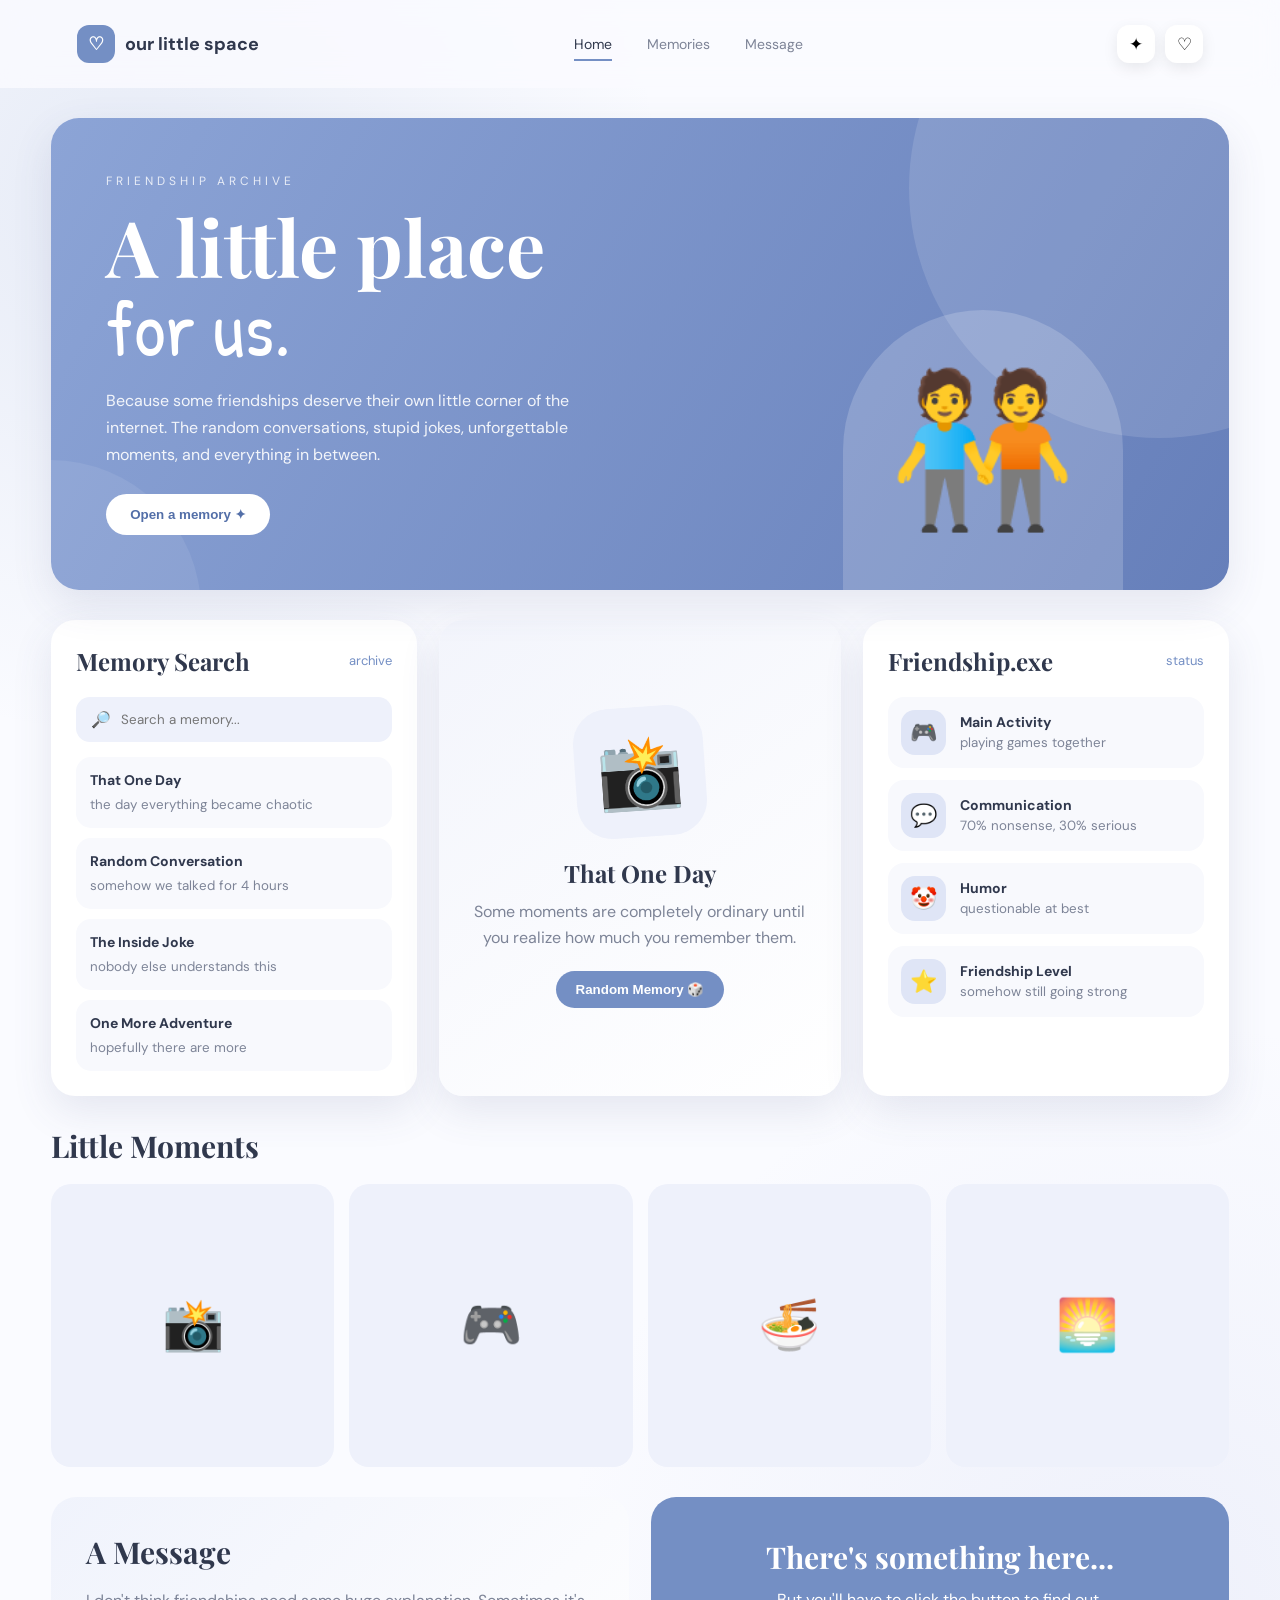
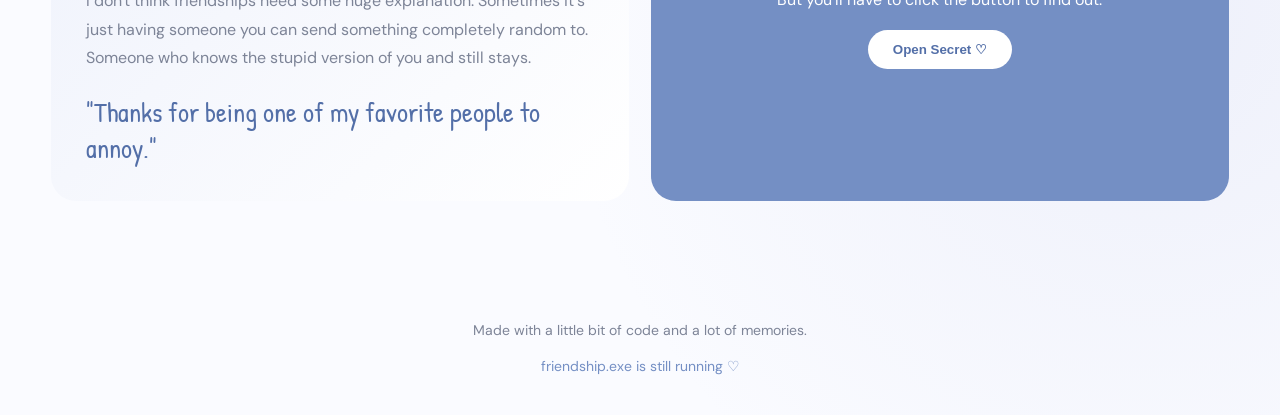
<file: friendship/friendship.html>
<!DOCTYPE html>
<html lang="en">
<head>
<meta charset="UTF-8">
<meta name="viewport" content="width=device-width, initial-scale=1.0">

<title>A Little Place For Us ♡</title>

<link rel="preconnect" href="https://fonts.googleapis.com">
<link rel="preconnect" href="https://fonts.gstatic.com" crossorigin>

<link href="https://fonts.googleapis.com/css2?family=DM+Sans:wght@400;500;600;700&family=Playfair+Display:wght@500;600;700&family=Patrick+Hand&display=swap" rel="stylesheet">

<style>

/* =========================================================
   VARIABLES
========================================================= */

:root{

    --blue:#748fc4;
    --blue-dark:#536fa8;

    --lavender:#eef1fb;
    --lavender-dark:#dfe5f6;

    --cream:#fafbff;

    --text:#30384d;
    --muted:#7d8497;

    --white:#ffffff;

    --shadow:
        0 15px 40px rgba(70,85,130,.12);

}


/* =========================================================
   RESET
========================================================= */

*{
    margin:0;
    padding:0;
    box-sizing:border-box;
}

html{
    scroll-behavior:smooth;
}

body{

    font-family:"DM Sans",sans-serif;

    color:var(--text);

    background:

        radial-gradient(
            circle at 10% 10%,
            rgba(116,143,196,.15),
            transparent 25%
        ),

        radial-gradient(
            circle at 90% 80%,
            rgba(183,191,230,.18),
            transparent 30%
        ),

        var(--cream);

    min-height:100vh;

    overflow-x:hidden;

}


/* =========================================================
   HEADER
========================================================= */

header{

    width:100%;

    padding:25px 6%;

    display:flex;

    align-items:center;

    justify-content:space-between;

    position:sticky;

    top:0;

    background:rgba(250,251,255,.82);

    backdrop-filter:blur(15px);

    z-index:100;

}


/* LOGO */

.logo{

    display:flex;

    align-items:center;

    gap:10px;

    font-weight:700;

    font-size:18px;

}

.logo-icon{

    width:38px;
    height:38px;

    border-radius:12px;

    display:flex;

    align-items:center;
    justify-content:center;

    background:var(--blue);

    color:white;

}


/* NAV */

nav{

    display:flex;

    gap:35px;

}

nav a{

    text-decoration:none;

    color:var(--muted);

    font-size:14px;

    position:relative;

    transition:.25s;

}

nav a:hover,
nav a.active{

    color:var(--text);

}

nav a.active::after{

    content:"";

    position:absolute;

    left:0;
    right:0;

    bottom:-8px;

    height:2px;

    background:var(--blue);

}


/* HEADER BUTTONS */

.header-buttons{

    display:flex;

    gap:10px;

}

.icon-btn{

    width:38px;
    height:38px;

    border:none;

    border-radius:12px;

    background:white;

    box-shadow:0 5px 15px rgba(0,0,0,.08);

    cursor:pointer;

    font-size:17px;

    transition:.25s;

}

.icon-btn:hover{

    transform:translateY(-3px);

}


/* =========================================================
   MAIN
========================================================= */

main{

    width:min(1200px,92%);

    margin:auto;

    padding:30px 0 80px;

}


/* =========================================================
   HERO
========================================================= */

.hero{

    min-height:360px;

    border-radius:28px;

    overflow:hidden;

    position:relative;

    display:flex;

    align-items:center;

    padding:55px;

    background:

        linear-gradient(
            120deg,
            #8ca4d6,
            #667fba
        );

    color:white;

    box-shadow:var(--shadow);

}


/* decorative circle */

.hero::before{

    content:"";

    position:absolute;

    width:500px;
    height:500px;

    border-radius:50%;

    background:rgba(255,255,255,.12);

    right:-180px;

    top:-180px;

}

.hero::after{

    content:"";

    position:absolute;

    width:300px;
    height:300px;

    border-radius:50%;

    background:rgba(255,255,255,.08);

    left:-150px;

    bottom:-170px;

}


.hero-content{

    position:relative;

    z-index:2;

    max-width:580px;

}


.hero-small{

    text-transform:uppercase;

    letter-spacing:4px;

    font-size:12px;

    opacity:.8;

    margin-bottom:18px;

}


.hero h1{

    font-family:"Playfair Display",serif;

    font-size:clamp(45px,7vw,78px);

    line-height:1;

    margin-bottom:20px;

}


.hero h1 span{

    font-family:"Patrick Hand",cursive;

    font-weight:400;

}


.hero p{

    line-height:1.7;

    max-width:500px;

    opacity:.9;

    margin-bottom:25px;

}


.hero-btn{

    border:none;

    padding:13px 24px;

    border-radius:999px;

    background:white;

    color:var(--blue-dark);

    font-weight:700;

    cursor:pointer;

    transition:.25s;

}

.hero-btn:hover{

    transform:translateY(-3px);

    box-shadow:0 10px 25px rgba(0,0,0,.15);

}


/* HERO FRIEND AVATAR */

.hero-avatar{

    position:absolute;

    right:9%;

    bottom:0;

    width:280px;

    height:280px;

    border-radius:50% 50% 0 0;

    background:rgba(255,255,255,.18);

    display:flex;

    align-items:center;

    justify-content:center;

    font-size:150px;

}


/* =========================================================
   DASHBOARD GRID
========================================================= */

.dashboard{

    margin-top:30px;

    display:grid;

    grid-template-columns:1fr 1.1fr 1fr;

    gap:22px;

}


/* =========================================================
   CARD
========================================================= */

.card{

    background:white;

    border-radius:24px;

    padding:25px;

    box-shadow:var(--shadow);

}


/* CARD TITLE */

.card-title{

    display:flex;

    justify-content:space-between;

    align-items:center;

    margin-bottom:20px;

}

.card-title h2{

    font-family:"Playfair Display",serif;

    font-size:24px;

}

.card-title span{

    font-size:13px;

    color:var(--blue);

}


/* =========================================================
   MEMORY SEARCH
========================================================= */

.search-box{

    display:flex;

    align-items:center;

    gap:10px;

    background:var(--lavender);

    padding:12px 15px;

    border-radius:14px;

    margin-bottom:15px;

}

.search-box input{

    border:none;

    outline:none;

    background:none;

    width:100%;

    font-family:inherit;

    color:var(--text);

}


.search-result{

    padding:14px;

    background:#f8f9fd;

    border-radius:15px;

    margin-top:10px;

    cursor:pointer;

    transition:.25s;

}

.search-result:hover{

    background:var(--lavender-dark);

    transform:translateX(4px);

}

.search-result strong{

    display:block;

    font-size:14px;

    margin-bottom:4px;

}

.search-result small{

    color:var(--muted);

}


/* =========================================================
   CENTER MEMORY
========================================================= */

.memory-main{

    min-height:310px;

    display:flex;

    flex-direction:column;

    align-items:center;

    justify-content:center;

    text-align:center;

    background:

        linear-gradient(
            145deg,
            #f3f5fc,
            #ffffff
        );

}


.memory-icon{

    width:130px;
    height:130px;

    border-radius:35px;

    background:var(--lavender);

    display:flex;

    align-items:center;
    justify-content:center;

    font-size:70px;

    margin-bottom:20px;

    transform:rotate(-4deg);

}


.memory-main h2{

    font-family:"Playfair Display",serif;

    margin-bottom:10px;

}


.memory-main p{

    color:var(--muted);

    max-width:350px;

    line-height:1.6;

}


.memory-button{

    margin-top:20px;

    border:none;

    background:var(--blue);

    color:white;

    padding:11px 20px;

    border-radius:999px;

    cursor:pointer;

    font-weight:600;

}


/* =========================================================
   FRIEND FACTS
========================================================= */

.friend-list{

    display:flex;

    flex-direction:column;

    gap:12px;

}


.friend-item{

    display:flex;

    align-items:center;

    gap:14px;

    padding:13px;

    background:#f8f9fd;

    border-radius:16px;

}


.friend-icon{

    width:45px;
    height:45px;

    border-radius:14px;

    background:var(--lavender-dark);

    display:flex;

    align-items:center;
    justify-content:center;

    font-size:22px;

}


.friend-item strong{

    display:block;

    font-size:14px;

}


.friend-item small{

    color:var(--muted);

}


/* =========================================================
   GALLERY
========================================================= */

.section{

    margin-top:30px;

}


.section-title{

    margin-bottom:18px;

    font-family:"Playfair Display",serif;

    font-size:30px;

}


.gallery{

    display:grid;

    grid-template-columns:
        repeat(4,1fr);

    gap:15px;

}


.gallery-item{

    aspect-ratio:1;

    border-radius:20px;

    background:var(--lavender);

    display:flex;

    align-items:center;

    justify-content:center;

    font-size:50px;

    overflow:hidden;

    transition:.3s;

}


.gallery-item:hover{

    transform:translateY(-5px) rotate(1deg);

    box-shadow:var(--shadow);

}


.gallery-item img{

    width:100%;
    height:100%;

    object-fit:cover;

}


/* =========================================================
   MESSAGE
========================================================= */

.message-section{

    display:grid;

    grid-template-columns:1fr 1fr;

    gap:22px;

}


.message-card{

    padding:35px;

    border-radius:25px;

    background:

        linear-gradient(
            135deg,
            #f0f3fc,
            #ffffff
        );

}


.message-card h2{

    font-family:"Playfair Display",serif;

    font-size:30px;

    margin-bottom:15px;

}


.message-card p{

    color:var(--muted);

    line-height:1.8;

}


.quote{

    font-family:"Patrick Hand",cursive;

    font-size:27px;

    color:var(--blue-dark);

}


/* =========================================================
   SECRET
========================================================= */

.secret-card{

    background:var(--blue);

    color:white;

    text-align:center;

    padding:40px;

    border-radius:25px;

}


.secret-card h2{

    font-family:"Playfair Display",serif;

    font-size:30px;

    margin-bottom:12px;

}


.secret-btn{

    margin-top:20px;

    border:none;

    background:white;

    color:var(--blue-dark);

    padding:12px 25px;

    border-radius:999px;

    font-weight:700;

    cursor:pointer;

}


.secret-message{

    display:none;

    margin-top:20px;

    font-family:"Patrick Hand",cursive;

    font-size:25px;

}


.secret-message.show{

    display:block;

    animation:fade .5s ease;

}


/* =========================================================
   FOOTER
========================================================= */

footer{

    text-align:center;

    padding:40px 20px;

    color:var(--muted);

    font-size:14px;

}


footer span{

    color:var(--blue);

}


/* =========================================================
   ANIMATION
========================================================= */

@keyframes fade{

    from{
        opacity:0;
        transform:translateY(10px);
    }

    to{
        opacity:1;
        transform:translateY(0);
    }

}


/* =========================================================
   MOBILE
========================================================= */

@media(max-width:850px){

    nav{
        display:none;
    }

    .hero{

        padding:40px 30px;

        min-height:450px;

    }

    .hero-avatar{

        width:180px;
        height:180px;

        font-size:100px;

        right:5%;
        bottom:-20px;

        opacity:.7;

    }

    .dashboard{

        grid-template-columns:1fr;

    }

    .gallery{

        grid-template-columns:
            repeat(2,1fr);

    }

    .message-section{

        grid-template-columns:1fr;

    }

}


@media(max-width:500px){

    header{

        padding:18px 5%;

    }

    main{

        width:94%;

    }

    .hero{

        min-height:500px;

        padding:35px 25px;

        align-items:flex-start;

    }

    .hero h1{

        font-size:48px;

    }

    .hero-avatar{

        width:180px;
        height:180px;

        right:50%;

        transform:translateX(50%);

        font-size:95px;

    }

    .card{

        padding:20px;

    }

    .gallery{

        gap:10px;

    }

}

</style>
</head>


<body>


<!-- =========================================================
     HEADER
========================================================= -->

<header>

    <div class="logo">

        <div class="logo-icon">
            ♡
        </div>

        <span>our little space</span>

    </div>


    <nav>

        <a href="#home" class="active">
            Home
        </a>

        <a href="#memories">
            Memories
        </a>

        <a href="#message">
            Message
        </a>

    </nav>


    <div class="header-buttons">

        <button
            class="icon-btn"
            onclick="randomMemory()"
        >
            ✦
        </button>

        <button
            class="icon-btn"
            onclick="showSecret()"
        >
            ♡
        </button>

    </div>

</header>



<!-- =========================================================
     MAIN
========================================================= -->

<main id="home">


<!-- =========================================================
     HERO
========================================================= -->

<section class="hero">

    <div class="hero-content">

        <div class="hero-small">
            friendship archive
        </div>


        <h1>

            A little place

            <br>

            <span>for us.</span>

        </h1>


        <p>

            Because some friendships deserve
            their own little corner of the internet.

            The random conversations,
            stupid jokes, unforgettable moments,
            and everything in between.

        </p>


        <button
            class="hero-btn"
            onclick="randomMemory()"
        >

            Open a memory ✦

        </button>

    </div>


    <div class="hero-avatar">

        🧑‍🤝‍🧑

    </div>

</section>



<!-- =========================================================
     DASHBOARD
========================================================= -->

<section
    class="dashboard"
    id="memories"
>


<!-- =========================================================
     SEARCH CARD
========================================================= -->

<div class="card">

    <div class="card-title">

        <h2>
            Memory Search
        </h2>

        <span>
            archive
        </span>

    </div>


    <div class="search-box">

        🔎

        <input
            type="text"
            id="searchInput"
            placeholder="Search a memory..."
            oninput="searchMemory()"
        >

    </div>


    <div id="searchResults">

        <div
            class="search-result"
            onclick="selectMemory(0)"
        >

            <strong>
                That One Day
            </strong>

            <small>
                the day everything became chaotic
            </small>

        </div>


        <div
            class="search-result"
            onclick="selectMemory(1)"
        >

            <strong>
                Random Conversation
            </strong>

            <small>
                somehow we talked for 4 hours
            </small>

        </div>


        <div
            class="search-result"
            onclick="selectMemory(2)"
        >

            <strong>
                The Inside Joke
            </strong>

            <small>
                nobody else understands this
            </small>

        </div>


        <div
            class="search-result"
            onclick="selectMemory(3)"
        >

            <strong>
                One More Adventure
            </strong>

            <small>
                hopefully there are more
            </small>

        </div>

    </div>

</div>



<!-- =========================================================
     MEMORY MAIN
========================================================= -->

<div
    class="card memory-main"
    id="memoryCard"
>

    <div
        class="memory-icon"
        id="memoryIcon"
    >
        📸
    </div>


    <h2 id="memoryTitle">
        That One Day
    </h2>


    <p id="memoryText">

        Some moments are completely
        ordinary until you realize
        how much you remember them.

    </p>


    <button
        class="memory-button"
        onclick="randomMemory()"
    >

        Random Memory 🎲

    </button>

</div>



<!-- =========================================================
     FRIEND FACTS
========================================================= -->

<div class="card">

    <div class="card-title">

        <h2>
            Friendship.exe
        </h2>

        <span>
            status
        </span>

    </div>


    <div class="friend-list">


        <div class="friend-item">

            <div class="friend-icon">
                🎮
            </div>

            <div>

                <strong>
                    Main Activity
                </strong>

                <small>
                    playing games together
                </small>

            </div>

        </div>


        <div class="friend-item">

            <div class="friend-icon">
                💬
            </div>

            <div>

                <strong>
                    Communication
                </strong>

                <small>
                    70% nonsense, 30% serious
                </small>

            </div>

        </div>


        <div class="friend-item">

            <div class="friend-icon">
                🤡
            </div>

            <div>

                <strong>
                    Humor
                </strong>

                <small>
                    questionable at best
                </small>

            </div>

        </div>


        <div class="friend-item">

            <div class="friend-icon">
                ⭐
            </div>

            <div>

                <strong>
                    Friendship Level
                </strong>

                <small>
                    somehow still going strong
                </small>

            </div>

        </div>


    </div>

</div>

</section>



<!-- =========================================================
     GALLERY
========================================================= -->

<section class="section">

    <h2 class="section-title">
        Little Moments
    </h2>


    <div class="gallery">


        <div class="gallery-item">
            📸
        </div>


        <div class="gallery-item">
            🎮
        </div>


        <div class="gallery-item">
            🍜
        </div>


        <div class="gallery-item">
            🌅
        </div>


    </div>

</section>



<!-- =========================================================
     MESSAGE
========================================================= -->

<section
    class="section"
    id="message"
>


    <div class="message-section">


        <div class="message-card">

            <h2>
                A Message
            </h2>


            <p>

                I don't think friendships
                need some huge explanation.

                Sometimes it's just having
                someone you can send something
                completely random to.

                Someone who knows the stupid
                version of you and still stays.

            </p>

            <br>

            <div class="quote">

                "Thanks for being one of
                my favorite people to annoy."

            </div>

        </div>



        <div
            class="secret-card"
            id="secretCard"
        >

            <h2>
                There's something here...
            </h2>


            <p>
                But you'll have to click
                the button to find out.
            </p>


            <button
                class="secret-btn"
                onclick="showSecret()"
            >

                Open Secret ♡

            </button>


            <div
                class="secret-message"
                id="secretMessage"
            >

                You're stuck with me now. 😭

                <br>

                No refunds.

                <br><br>

                ♡

            </div>

        </div>


    </div>

</section>


</main>



<!-- =========================================================
     FOOTER
========================================================= -->

<footer>

    Made with a little bit of code
    and a lot of memories.

    <br><br>

    <span>
        friendship.exe is still running ♡
    </span>

</footer>



<!-- =========================================================
     JAVASCRIPT
========================================================= -->

<script>


/* =========================================================
   MEMORY DATA
========================================================= */

const memories = [

    {
        icon:"📸",

        title:"That One Day",

        text:
        "Some moments are completely ordinary until you realize how much you remember them."
    },


    {
        icon:"💬",

        title:"Random Conversation",

        text:
        "We somehow started talking about one thing and ended up discussing absolutely everything."
    },


    {
        icon:"🤡",

        title:"The Inside Joke",

        text:
        "Nobody else understands why this is funny. And honestly, that's probably what makes it funny."
    },


    {
        icon:"🌅",

        title:"One More Adventure",

        text:
        "Hopefully this isn't the end of our story. There are still plenty of places to go and things to laugh about."
    }

];


let currentMemory = 0;



/* =========================================================
   SELECT MEMORY
========================================================= */

function selectMemory(index){

    currentMemory = index;

    updateMemory();

    document
        .getElementById("memoryCard")
        .scrollIntoView({
            behavior:"smooth",
            block:"center"
        });

}



/* =========================================================
   UPDATE MEMORY
========================================================= */

function updateMemory(){

    const memory =
        memories[currentMemory];


    document
        .getElementById("memoryIcon")
        .textContent =
        memory.icon;


    document
        .getElementById("memoryTitle")
        .textContent =
        memory.title;


    document
        .getElementById("memoryText")
        .textContent =
        memory.text;


    const card =
        document.getElementById("memoryCard");


    card.animate(

        [
            {
                opacity:.5,
                transform:"translateY(10px)"
            },

            {
                opacity:1,
                transform:"translateY(0)"
            }
        ],

        {
            duration:350,
            easing:"ease"
        }

    );

}



/* =========================================================
   RANDOM MEMORY
========================================================= */

function randomMemory(){

    let newMemory;

    do{

        newMemory =
            Math.floor(
                Math.random() *
                memories.length
            );

    }

    while(
        newMemory === currentMemory
    );


    currentMemory =
        newMemory;


    updateMemory();

}



/* =========================================================
   SEARCH
========================================================= */

function searchMemory(){

    const query =
        document
        .getElementById("searchInput")
        .value
        .toLowerCase();


    const results =
        document.querySelectorAll(
            ".search-result"
        );


    results.forEach(
        (result,index)=>{

            const text =
                result.textContent
                .toLowerCase();


            if(
                text.includes(query)
            ){

                result.style.display =
                    "block";

            }else{

                result.style.display =
                    "none";

            }

        }
    );

}



/* =========================================================
   SECRET MESSAGE
========================================================= */

function showSecret(){

    const message =
        document.getElementById(
            "secretMessage"
        );


    message.classList.add(
        "show"
    );


    const card =
        document.getElementById(
            "secretCard"
        );


    card.animate(

        [
            {
                transform:"scale(.98)"
            },

            {
                transform:"scale(1)"
            }

        ],

        {
            duration:300
        }

    );

}



/* =========================================================
   NAV ACTIVE STATE
========================================================= */

const navLinks =
    document.querySelectorAll(
        "nav a"
    );


navLinks.forEach(
    link=>{

        link.addEventListener(
            "click",
            function(){

                navLinks.forEach(
                    item =>
                    item.classList.remove(
                        "active"
                    )
                );


                this.classList.add(
                    "active"
                );

            }
        );

    }
);


</script>

</body>
</html>
</file>
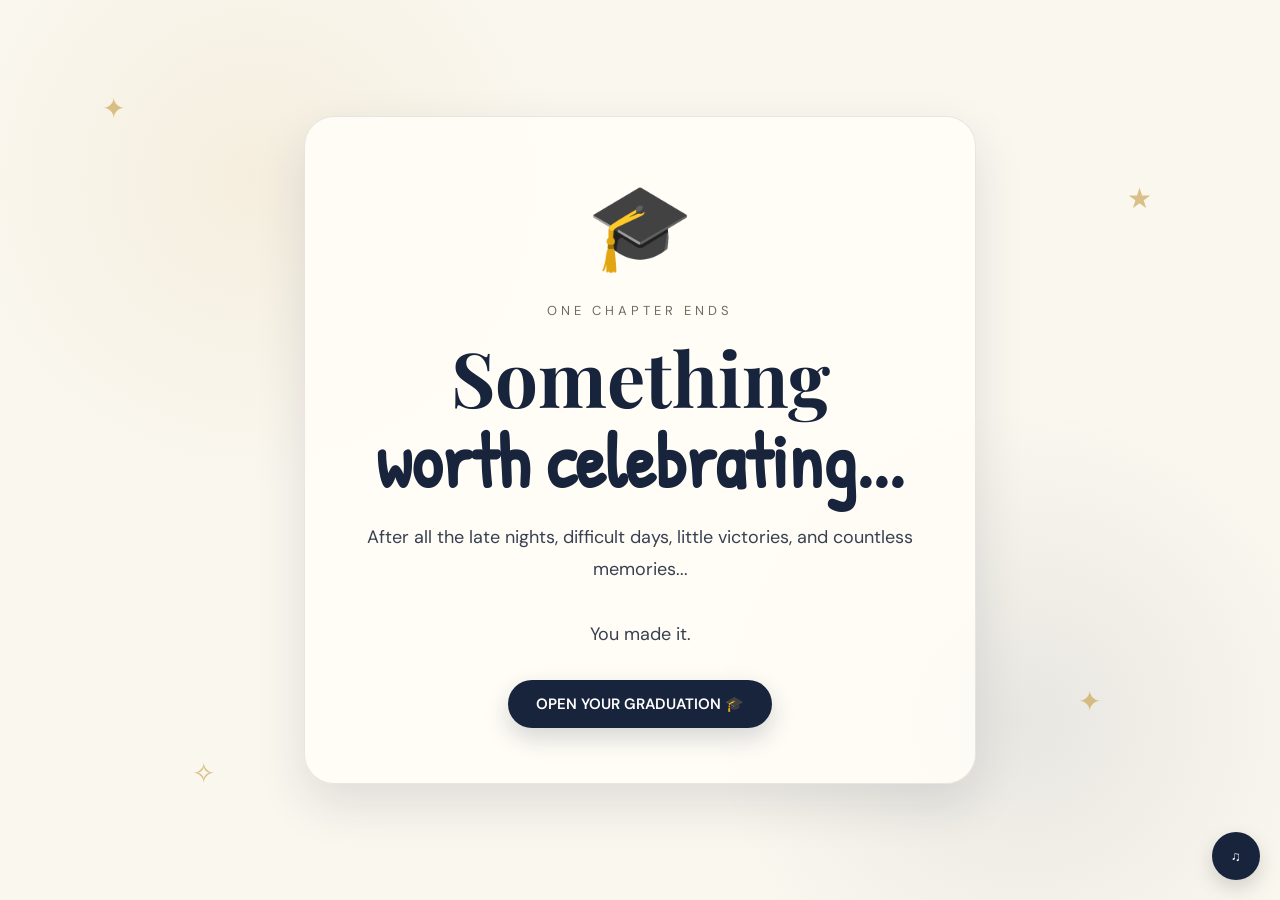
<file: graduation/graduation.html>
<!DOCTYPE html>
<html lang="en">

<head>

    <meta charset="UTF-8">
    <meta name="viewport" content="width=device-width, initial-scale=1.0">

    <title>A New Chapter 🎓</title>

    <!-- GOOGLE FONTS -->

    <link rel="preconnect" href="https://fonts.googleapis.com">

    <link rel="preconnect"
        href="https://fonts.gstatic.com"
        crossorigin>

    <link href="https://fonts.googleapis.com/css2?family=DM+Sans:wght@400;500;600;700&family=Playfair+Display:wght@500;600;700&family=Patrick+Hand&display=swap"
        rel="stylesheet">


    <style>

        /* =========================================================
           VARIABLES
        ========================================================= */

        :root {

            --navy: #17243b;

            --navy-dark: #0d1628;

            --cream: #faf7ef;

            --paper: #fffdf7;

            --gold: #c9a24e;

            --gold-light: #ead9a7;

            --blue-soft: #e9eef7;

            --text: #394052;

            --brown: #756b5d;

            --shadow:
                0 20px 50px rgba(23, 36, 59, 0.12);

        }


        /* =========================================================
           RESET
        ========================================================= */

        * {

            box-sizing: border-box;

            margin: 0;

            padding: 0;

        }


        html {

            scroll-behavior: smooth;

        }


        body {

            min-height: 100vh;

            font-family: "DM Sans", sans-serif;

            color: var(--text);

            background:

                radial-gradient(
                    circle at 20% 20%,
                    rgba(201,162,78,0.10),
                    transparent 25%
                ),

                radial-gradient(
                    circle at 80% 80%,
                    rgba(23,36,59,0.08),
                    transparent 25%
                ),

                var(--cream);

            overflow-x: hidden;

        }


        button {

            font-family: inherit;

        }


         /* =========================================================
   PAGE SYSTEM
========================================================= */

.page {
    min-height: 100svh;

    display: none;

    align-items: center;
    justify-content: center;

    padding: 40px 20px;

    position: relative;
}

.page.active {
    display: flex;
}

.container {
    width: 100%;
    max-width: 950px;

    margin: 0 auto;

    text-align: center;

    display: flex;
    flex-direction: column;
    align-items: center;
    justify-content: center;
}


/* Center semua card/wrapper */

.opening-card,
.birthday-card,
.album-wrapper,
.letter-wrapper,
.surprise-card,
.final-card {
    margin-left: auto;
    margin-right: auto;
}


        /* =========================================================
           DECORATIONS
        ========================================================= */

        .star {

            position: fixed;

            color: var(--gold);

            font-size: 28px;

            opacity: 0.65;

            animation: float 4s ease-in-out infinite;

            pointer-events: none;

        }


        .star.one {

            top: 10%;

            left: 8%;

        }


        .star.two {

            top: 20%;

            right: 10%;

            animation-delay: 1s;

        }


        .star.three {

            bottom: 12%;

            left: 15%;

            animation-delay: 2s;

        }


        .star.four {

            bottom: 20%;

            right: 14%;

            animation-delay: 3s;

        }


        @keyframes float {

            0%,
            100% {

                transform:
                    translateY(0)
                    rotate(0deg);

            }

            50% {

                transform:
                    translateY(-10px)
                    rotate(8deg);

            }

        }


        /* =========================================================
           TYPOGRAPHY
        ========================================================= */

        .script {

            font-family: "Patrick Hand", cursive;

        }


        .small-label {

            font-size: 13px;

            text-transform: uppercase;

            letter-spacing: 4px;

            color: var(--brown);

            margin-bottom: 18px;

        }


        .title {

            font-family: "Playfair Display", serif;

            color: var(--navy);

            font-size:
                clamp(42px, 7vw, 76px);

            line-height: 1.05;

            margin-bottom: 20px;

        }


        .subtitle {

            font-size: 18px;

            line-height: 1.8;

            max-width: 600px;

            margin: 0 auto 30px;

        }


        /* =========================================================
           BUTTON
        ========================================================= */

        .main-btn {

            border: none;

            padding: 14px 28px;

            border-radius: 999px;

            background: var(--navy);

            color: white;

            font-size: 15px;

            font-weight: 600;

            cursor: pointer;

            transition: 0.25s ease;

            box-shadow:
                0 10px 25px
                rgba(23,36,59,0.18);

        }


        .main-btn:hover {

            transform: translateY(-3px);

            background: var(--navy-dark);

        }


        .secondary-btn {

            border: 2px solid var(--navy);

            background: transparent;

            color: var(--navy);

            padding: 12px 24px;

            border-radius: 999px;

            cursor: pointer;

            font-weight: 600;

            transition: 0.25s ease;

        }


        .secondary-btn:hover {

            background: var(--navy);

            color: white;

        }


        /* =========================================================
           PAGE 1 — OPENING
        ========================================================= */

        .opening-card {

            max-width: 680px;

            padding: 55px 35px;

            background:
                rgba(255,253,247,0.9);

            border: 1px solid
                rgba(23,36,59,0.10);

            border-radius: 30px;

            box-shadow: var(--shadow);

        }


        .graduation-icon {

            font-size: 85px;

            margin-bottom: 20px;

            animation:
                graduationFloat 3s
                ease-in-out infinite;

        }


        @keyframes graduationFloat {

            0%,
            100% {

                transform: translateY(0)
                    rotate(-3deg);

            }

            50% {

                transform: translateY(-10px)
                    rotate(3deg);

            }

        }


        /* =========================================================
           PAGE 2 — REVEAL
        ========================================================= */

        .graduation-card {

            max-width: 760px;

            padding: 55px 35px;

            background: var(--paper);

            border-radius: 30px;

            box-shadow: var(--shadow);

            border:
                1px solid
                rgba(23,36,59,0.10);

        }


        .congrats {

            font-family:
                "Playfair Display", serif;

            color: var(--navy);

            font-size:
                clamp(42px, 8vw, 78px);

            line-height: 1.05;

            margin-bottom: 10px;

        }


        .graduate-name {

            font-family:
                "Patrick Hand", cursive;

            color: var(--gold);

            font-size:
                clamp(45px, 8vw, 80px);

            margin-bottom: 20px;

        }


        .cap {

            display: inline-block;

            font-size: 110px;

            cursor: pointer;

            margin: 20px 0;

            transition: 0.3s ease;

        }


        .cap:hover {

            transform:
                scale(1.1)
                rotate(-5deg);

        }


        .cap-message {

            display: none;

            font-family:
                "Patrick Hand", cursive;

            color: var(--navy);

            font-size: 28px;

            line-height: 1.5;

            margin: 20px auto;

        }


        .cap-message.show {

            display: block;

            animation:
                fadeUp 0.6s ease;

        }


        /* =========================================================
           PAGE 3 — JOURNEY
        ========================================================= */

        .journey-wrapper {

            width: 100%;

            max-width: 800px;

            margin: auto;

        }


        .journey-title {

            font-family:
                "Playfair Display", serif;

            color: var(--navy);

            font-size:
                clamp(40px, 6vw, 60px);

            margin-bottom: 10px;

        }


        .journey-subtitle {

            color: var(--brown);

            margin-bottom: 35px;

        }


        .timeline {

            display: grid;

            gap: 18px;

        }


        .timeline-card {

            display: flex;

            align-items: center;

            gap: 22px;

            text-align: left;

            background: var(--paper);

            padding: 22px;

            border-radius: 18px;

            border-left:
                5px solid var(--gold);

            box-shadow:
                0 10px 30px
                rgba(23,36,59,0.07);

            cursor: pointer;

            transition: 0.25s ease;

        }


        .timeline-card:hover {

            transform:
                translateX(6px);

        }


        .timeline-number {

            min-width: 55px;

            height: 55px;

            border-radius: 50%;

            background: var(--navy);

            color: white;

            display: grid;

            place-items: center;

            font-family:
                "Playfair Display", serif;

            font-size: 20px;

        }


        .timeline-content h3 {

            font-family:
                "Playfair Display", serif;

            color: var(--navy);

            margin-bottom: 5px;

            font-size: 22px;

        }


        .timeline-content p {

            line-height: 1.6;

            color: var(--brown);

        }


        /* =========================================================
           PAGE 4 — LETTER
        ========================================================= */

        .letter-wrapper {

            width: 100%;

            max-width: 720px;

            margin: auto;

        }


        .letter-card {

            position: relative;

            background: var(--paper);

            padding: 50px 45px;

            text-align: left;

            border-radius: 5px;

            box-shadow: var(--shadow);

            border:
                1px solid
                rgba(23,36,59,0.10);

        }


        .letter-card::before {

            content: "";

            position: absolute;

            inset: 12px;

            border:
                1px dashed
                rgba(201,162,78,0.5);

            pointer-events: none;

        }


        .letter-heading {

            font-family:
                "Patrick Hand", cursive;

            color: var(--navy);

            font-size: 30px;

            margin-bottom: 25px;

        }


        .letter-text {

            font-family:
                "Patrick Hand", cursive;

            font-size: 24px;

            line-height: 1.8;

            min-height: 250px;

            white-space: pre-line;

        }


        .letter-signature {

            margin-top: 30px;

            font-family:
                "Patrick Hand", cursive;

            color: var(--navy);

            font-size: 28px;

            text-align: right;

        }


        /* =========================================================
           PAGE 5 — FUTURE
        ========================================================= */

        .future-card {

            max-width: 750px;

            padding: 50px 30px;

            background: var(--paper);

            border-radius: 30px;

            box-shadow: var(--shadow);

        }


        .future-title {

            font-family:
                "Playfair Display", serif;

            color: var(--navy);

            font-size:
                clamp(40px, 6vw, 58px);

            margin-bottom: 15px;

        }


        .future-options {

            display: grid;

            grid-template-columns:
                repeat(3, 1fr);

            gap: 15px;

            margin: 35px 0;

        }


        .future-option {

            padding: 25px 15px;

            background: var(--blue-soft);

            border-radius: 18px;

            border: 2px solid transparent;

            cursor: pointer;

            transition: 0.25s ease;

        }


        .future-option:hover {

            transform:
                translateY(-5px);

            border-color:
                var(--gold);

        }


        .future-icon {

            font-size: 42px;

            margin-bottom: 10px;

        }


        .future-option h3 {

            color: var(--navy);

            font-family:
                "Playfair Display", serif;

            margin-bottom: 6px;

        }


        .future-option p {

            font-size: 14px;

            color: var(--brown);

            line-height: 1.5;

        }


        .future-message {

            display: none;

            font-family:
                "Patrick Hand", cursive;

            color: var(--navy);

            font-size: 28px;

            line-height: 1.5;

        }


        .future-message.show {

            display: block;

            animation:
                fadeUp 0.6s ease;

        }


        /* =========================================================
           PAGE 6 — FINAL
        ========================================================= */

        .final-card {

            max-width: 750px;

            padding: 50px 30px;

        }


        .final-icon {

            font-size: 85px;

            margin-bottom: 20px;

            animation:
                float 3s infinite;

        }


        .final-title {

            font-family:
                "Playfair Display", serif;

            color: var(--navy);

            font-size:
                clamp(42px, 7vw, 70px);

            line-height: 1.1;

            margin-bottom: 15px;

        }


        .final-name {

            font-family:
                "Patrick Hand", cursive;

            color: var(--gold);

            font-size:
                clamp(45px, 8vw, 75px);

            margin-bottom: 25px;

        }


        .final-message {

            max-width: 600px;

            margin: 0 auto 30px;

            line-height: 1.8;

            font-size: 18px;

        }


        /* =========================================================
           MUSIC
        ========================================================= */

        .music-btn {

            position: fixed;

            bottom: 20px;

            right: 20px;

            width: 48px;

            height: 48px;

            border-radius: 50%;

            border: none;

            background: var(--navy);

            color: white;

            cursor: pointer;

            z-index: 1000;

            box-shadow:
                0 8px 20px
                rgba(0,0,0,0.15);

        }


        /* =========================================================
           ANIMATION
        ========================================================= */

        @keyframes fadeUp {

            from {

                opacity: 0;

                transform:
                    translateY(20px);

            }

            to {

                opacity: 1;

                transform:
                    translateY(0);

            }

        }


        .fade-in {

            animation:
                fadeUp 0.8s ease;

        }


        /* =========================================================
           CONFETTI
        ========================================================= */

        .confetti {

            position: fixed;

            width: 8px;

            height: 14px;

            top: -20px;

            z-index: 9999;

            pointer-events: none;

            animation:
                fall 3s linear forwards;

        }


        @keyframes fall {

            to {

                transform:
                    translateY(110vh)
                    rotate(720deg);

                opacity: 0;

            }

        }


        /* =========================================================
           MOBILE
        ========================================================= */

        @media (max-width: 600px) {

            .page {

                min-height: 100svh;

                padding:
                    25px 15px;

            }


            .opening-card,
            .graduation-card,
            .future-card {

                width: 100%;

                padding:
                    40px 20px;

            }


            .graduation-icon {

                font-size: 65px;

            }


            .cap {

                font-size: 80px;

            }


            .subtitle {

                font-size: 16px;

            }


            .timeline-card {

                gap: 14px;

                padding: 18px;

            }


            .timeline-number {

                min-width: 45px;

                height: 45px;

                font-size: 17px;

            }


            .timeline-content h3 {

                font-size: 19px;

            }


            .timeline-content p {

                font-size: 14px;

            }


            .letter-card {

                padding:
                    40px 25px;

            }


            .letter-text {

                font-size: 21px;

                line-height: 1.7;

            }


            .future-options {

                grid-template-columns: 1fr;

            }


            .future-option {

                display: flex;

                align-items: center;

                gap: 15px;

                text-align: left;

            }


            .future-icon {

                font-size: 35px;

                margin: 0;

            }


            .star {

                font-size: 20px;

            }

        }

    </style>

</head>


<body>


    <!-- =========================================================
         DECORATIONS
    ========================================================== -->

    <div class="star one">✦</div>

    <div class="star two">★</div>

    <div class="star three">✧</div>

    <div class="star four">✦</div>



    <!-- =========================================================
         PAGE 1 — OPENING
    ========================================================== -->

    <section class="page active" id="pageOpening">

        <div class="container">

            <div class="opening-card fade-in">

                <div class="graduation-icon">
                    🎓
                </div>


                <div class="small-label">
                    one chapter ends
                </div>


                <h1 class="title">

                    Something
                    <br>

                    <span class="script">
                        worth celebrating...
                    </span>

                </h1>


                <p class="subtitle">

                    After all the late nights,
                    difficult days, little victories,
                    and countless memories...

                    <br><br>

                    You made it.

                </p>


                <button
                    class="main-btn"
                    id="openBtn"
                >

                    OPEN YOUR GRADUATION
                    🎓

                </button>

            </div>

        </div>

    </section>



    <!-- =========================================================
         PAGE 2 — GRADUATION REVEAL
    ========================================================== -->

    <section
        class="page"
        id="pageGraduation"
    >

        <div class="container">

            <div class="graduation-card fade-in">

                <div class="small-label">
                    you did it
                </div>


                <h1 class="congrats">

                    Congratulations!

                </h1>


                <!-- CHANGE NAME -->

                <div class="graduate-name">

                    YOUR NAME

                </div>


                <div
                    class="cap"
                    id="cap"
                    title="Click the graduation cap!"
                >

                    🎓

                </div>


                <div
                    class="cap-message"
                    id="capMessage"
                >

                    You actually made it. ✨

                    <br>

                    And you should be proud
                    of how far you've come.

                </div>


                <br>


                <button
                    class="secondary-btn"
                    id="toJourney"
                >

                    Look back → 

                </button>

            </div>

        </div>

    </section>



    <!-- =========================================================
         PAGE 3 — JOURNEY
    ========================================================== -->

    <section
        class="page"
        id="pageJourney"
    >

        <div class="container">

            <div class="journey-wrapper">

                <div class="small-label">
                    looking back
                </div>


                <h1 class="journey-title">

                    The Journey

                </h1>


                <p class="journey-subtitle">

                    It wasn't always easy.
                    But every step brought you here.

                </p>


                <div class="timeline">


                    <div class="timeline-card">

                        <div class="timeline-number">
                            01
                        </div>

                        <div class="timeline-content">

                            <h3>
                                The Beginning
                            </h3>

                            <p>
                                Everything started
                                with a first step.
                            </p>

                        </div>

                    </div>



                    <div class="timeline-card">

                        <div class="timeline-number">
                            02
                        </div>

                        <div class="timeline-content">

                            <h3>
                                The Struggle
                            </h3>

                            <p>
                                There were difficult
                                days, but you kept going.
                            </p>

                        </div>

                    </div>



                    <div class="timeline-card">

                        <div class="timeline-number">
                            03
                        </div>

                        <div class="timeline-content">

                            <h3>
                                The Memories
                            </h3>

                            <p>
                                Friends, laughter,
                                mistakes, and moments
                                worth remembering.
                            </p>

                        </div>

                    </div>



                    <div class="timeline-card">

                        <div class="timeline-number">
                            04
                        </div>

                        <div class="timeline-content">

                            <h3>
                                We Made It
                            </h3>

                            <p>
                                Somehow, through it all,
                                you reached the finish line.
                            </p>

                        </div>

                    </div>


                </div>


                <br><br>


                <button
                    class="main-btn"
                    id="toLetter"
                >

                    A Letter For You 💌

                </button>

            </div>

        </div>

    </section>



    <!-- =========================================================
         PAGE 4 — LETTER
    ========================================================== -->

    <section
        class="page"
        id="pageLetter"
    >

        <div class="container">

            <div class="letter-wrapper">

                <div class="small-label">
                    something from me
                </div>


                <h1 class="journey-title">

                    A Little Letter

                </h1>


                <br>


                <div class="letter-card">

                    <div
                        class="letter-heading"
                        id="letterHeading"
                    >

                        Dear YOUR NAME,

                    </div>


                    <div
                        class="letter-text"
                        id="letterText"
                    ></div>


                    <div
                        class="letter-signature"
                        id="letterSignature"
                    >

                        — YOUR NAME ♡

                    </div>

                </div>


                <br><br>


                <button
                    class="main-btn"
                    id="toFuture"
                >

                    What's Next? → 

                </button>

            </div>

        </div>

    </section>



    <!-- =========================================================
         PAGE 5 — FUTURE
    ========================================================== -->

    <section
        class="page"
        id="pageFuture"
    >

        <div class="container">

            <div class="future-card">

                <div class="small-label">
                    the next chapter
                </div>


                <h1 class="future-title">

                    What's Next?

                </h1>


                <p class="subtitle">

                    Graduation isn't the end.

                    <br>

                    It's the beginning of something new.

                </p>


                <div class="future-options">


                    <div
                        class="future-option"
                        data-message="Whatever you choose to study, I hope you find something that makes you excited to wake up every morning. 🎓"
                    >

                        <div class="future-icon">
                            🎓
                        </div>

                        <div>

                            <h3>
                                College
                            </h3>

                            <p>
                                A new place to learn.
                            </p>

                        </div>

                    </div>



                    <div
                        class="future-option"
                        data-message="May you find work that lets you grow, create, and become the person you want to be. 💼"
                    >

                        <div class="future-icon">
                            💼
                        </div>

                        <div>

                            <h3>
                                Career
                            </h3>

                            <p>
                                Time to build your future.
                            </p>

                        </div>

                    </div>



                    <div
                        class="future-option"
                        data-message="Whatever adventure comes next, don't be afraid to take the first step. The world is waiting. 🌎"
                    >

                        <div class="future-icon">
                            🌎
                        </div>

                        <div>

                            <h3>
                                New Adventure
                            </h3>

                            <p>
                                Something unexpected.
                            </p>

                        </div>

                    </div>


                </div>


                <div
                    class="future-message"
                    id="futureMessage"
                ></div>


                <br>


                <button
                    class="main-btn"
                    id="toFinal"
                >

                    One Last Thing ✨

                </button>

            </div>

        </div>

    </section>



    <!-- =========================================================
         PAGE 6 — FINAL
    ========================================================== -->

    <section
        class="page"
        id="pageFinal"
    >

        <div class="container">

            <div class="final-card fade-in">

                <div class="final-icon">
                    🎓
                </div>


                <div class="small-label">
                    that's all
                </div>


                <h1 class="final-title">

                    One Chapter Ends.

                    <br>

                    <span class="script">
                        Another Begins.
                    </span>

                </h1>


                <div
                    class="final-name"
                    id="finalName"
                >

                    YOUR NAME

                </div>


                <p class="final-message">

                    Congratulations on reaching
                    this milestone.

                    <br><br>

                    Take a moment to be proud
                    of yourself.

                    <br><br>

                    You don't have to know
                    exactly where the road leads.

                    Just keep walking.

                    <br><br>

                    The best chapters
                    might still be ahead.

                    <br><br>

                    <strong>
                        Congratulations, graduate. 🎓
                    </strong>

                </p>


                <button
                    class="main-btn"
                    id="finalBtn"
                >

                    CELEBRATE! 🎉

                </button>

            </div>

        </div>

    </section>



    <!-- =========================================================
         MUSIC
    ========================================================== -->

    <button
        class="music-btn"
        id="musicBtn"
        title="Music"
    >

        ♫

    </button>


    <audio
        id="backgroundMusic"
        loop
    >

        <!--
            Tambahkan musik:

            <source
                src="music.mp3"
                type="audio/mpeg"
            >
        -->

    </audio>



    <!-- =========================================================
         JAVASCRIPT
    ========================================================== -->

    <script>


        /* =========================================================
           PERSONALIZATION
        ========================================================= */

        const recipientName =
            "YOUR NAME";

        const senderName =
            "YOUR NAME";


        const letterContent =
`Congratulations!

You actually made it.

After all the assignments,
the stressful days,
the deadlines,
the laughter,
and all those little moments...

here you are.

Standing at the end of one chapter
and the beginning of another.

I hope you never forget
how much you've grown.

You don't have to have
everything figured out yet.

Take your time.

Make mistakes.

Try new things.

And most importantly,
keep becoming the person
you want to be.

I'm proud of you.

Congratulations on your graduation. ♡`;


        /* =========================================================
           PAGE SYSTEM
        ========================================================= */

        const pages = {

            opening:
                document.getElementById(
                    "pageOpening"
                ),

            graduation:
                document.getElementById(
                    "pageGraduation"
                ),

            journey:
                document.getElementById(
                    "pageJourney"
                ),

            letter:
                document.getElementById(
                    "pageLetter"
                ),

            future:
                document.getElementById(
                    "pageFuture"
                ),

            final:
                document.getElementById(
                    "pageFinal"
                )

        };


        function showPage(page) {

            Object.values(pages).forEach(
                currentPage => {

                    currentPage.classList.remove(
                        "active"
                    );

                }
            );


            pages[page].classList.add(
                "active"
            );


            window.scrollTo({

                top: 0,

                behavior: "smooth"

            });

        }


        /* =========================================================
           PERSONALIZATION
        ========================================================= */

        document.querySelector(
            ".graduate-name"
        ).textContent =
            recipientName;


        document.querySelector(
            ".final-name"
        ).textContent =
            recipientName;


        document.querySelector(
            ".letter-heading"
        ).textContent =
            "Dear " +
            recipientName +
            ",";


        document.querySelector(
            ".letter-signature"
        ).textContent =
            "— " +
            senderName +
            " ♡";


        /* =========================================================
           OPEN
        ========================================================= */

        document.getElementById(
            "openBtn"
        ).addEventListener(
            "click",
            function () {

                showPage(
                    "graduation"
                );

                createConfetti(45);

            }
        );


        /* =========================================================
           GRADUATION CAP
        ========================================================= */

        const cap =
            document.getElementById(
                "cap"
            );

        const capMessage =
            document.getElementById(
                "capMessage"
            );


        cap.addEventListener(
            "click",
            function () {

                cap.textContent =
                    "🎉";

                capMessage.classList.add(
                    "show"
                );

                createConfetti(50);

            }
        );


        document.getElementById(
            "toJourney"
        ).addEventListener(
            "click",
            function () {

                showPage(
                    "journey"
                );

            }
        );


        /* =========================================================
           JOURNEY
        ========================================================= */

        document.getElementById(
            "toLetter"
        ).addEventListener(
            "click",
            function () {

                showPage(
                    "letter"
                );

                startLetter();

            }
        );


        /* =========================================================
           LETTER TYPEWRITER
        ========================================================= */

        let letterStarted =
            false;


        function startLetter() {

            if (letterStarted)
                return;


            letterStarted = true;


            const textElement =
                document.getElementById(
                    "letterText"
                );


            let index = 0;


            function typeCharacter() {

                if (
                    index <
                    letterContent.length
                ) {

                    textElement.textContent +=
                        letterContent.charAt(
                            index
                        );

                    index++;


                    setTimeout(
                        typeCharacter,
                        25
                    );

                }

            }


            typeCharacter();

        }


        /* =========================================================
           FUTURE OPTIONS
        ========================================================= */

        const futureOptions =
            document.querySelectorAll(
                ".future-option"
            );


        const futureMessage =
            document.getElementById(
                "futureMessage"
            );


        futureOptions.forEach(
            option => {

                option.addEventListener(
                    "click",
                    function () {

                        futureMessage.textContent =
                            this.dataset.message;


                        futureMessage.classList.add(
                            "show"
                        );

                    }
                );

            }
        );


        document.getElementById(
            "toFuture"
        ).addEventListener(
            "click",
            function () {

                showPage(
                    "future"
                );

            }
        );


        document.getElementById(
            "toFinal"
        ).addEventListener(
            "click",
            function () {

                showPage(
                    "final"
                );

            }
        );


        /* =========================================================
           FINAL
        ========================================================= */

        document.getElementById(
            "finalBtn"
        ).addEventListener(
            "click",
            function () {

                createConfetti(100);


                this.textContent =
                    "CONGRATULATIONS! 🎓✨";

            }
        );


        /* =========================================================
           CONFETTI
        ========================================================= */

        function createConfetti(
            amount = 35
        ) {

            for (
                let i = 0;
                i < amount;
                i++
            ) {

                const confetti =
                    document.createElement(
                        "div"
                    );


                confetti.classList.add(
                    "confetti"
                );


                confetti.style.left =
                    Math.random() * 100 +
                    "vw";


                confetti.style.background =
                    randomConfettiColor();


                confetti.style.animationDelay =
                    Math.random() * 0.5 +
                    "s";


                document.body.appendChild(
                    confetti
                );


                setTimeout(
                    function () {

                        confetti.remove();

                    },
                    3500
                );

            }

        }


        function randomConfettiColor() {

            const colors = [

                "#17243b",

                "#c9a24e",

                "#ead9a7",

                "#e9eef7",

                "#ffffff"

            ];


            return colors[
                Math.floor(
                    Math.random() *
                    colors.length
                )
            ];

        }


        /* =========================================================
           MUSIC
        ========================================================= */

        const music =
            document.getElementById(
                "backgroundMusic"
            );


        const musicBtn =
            document.getElementById(
                "musicBtn"
            );


        let musicPlaying =
            false;


        musicBtn.addEventListener(
            "click",
            function () {

                if (!music.src) {

                    alert(
                        "Tambahkan file musik terlebih dahulu 🎵"
                    );

                    return;

                }


                if (musicPlaying) {

                    music.pause();

                    musicBtn.textContent =
                        "♫";

                    musicPlaying =
                        false;

                } else {

                    music.play();

                    musicBtn.textContent =
                        "🔊";

                    musicPlaying =
                        true;

                }

            }
        );

    </script>

</body>

</html>
</file>
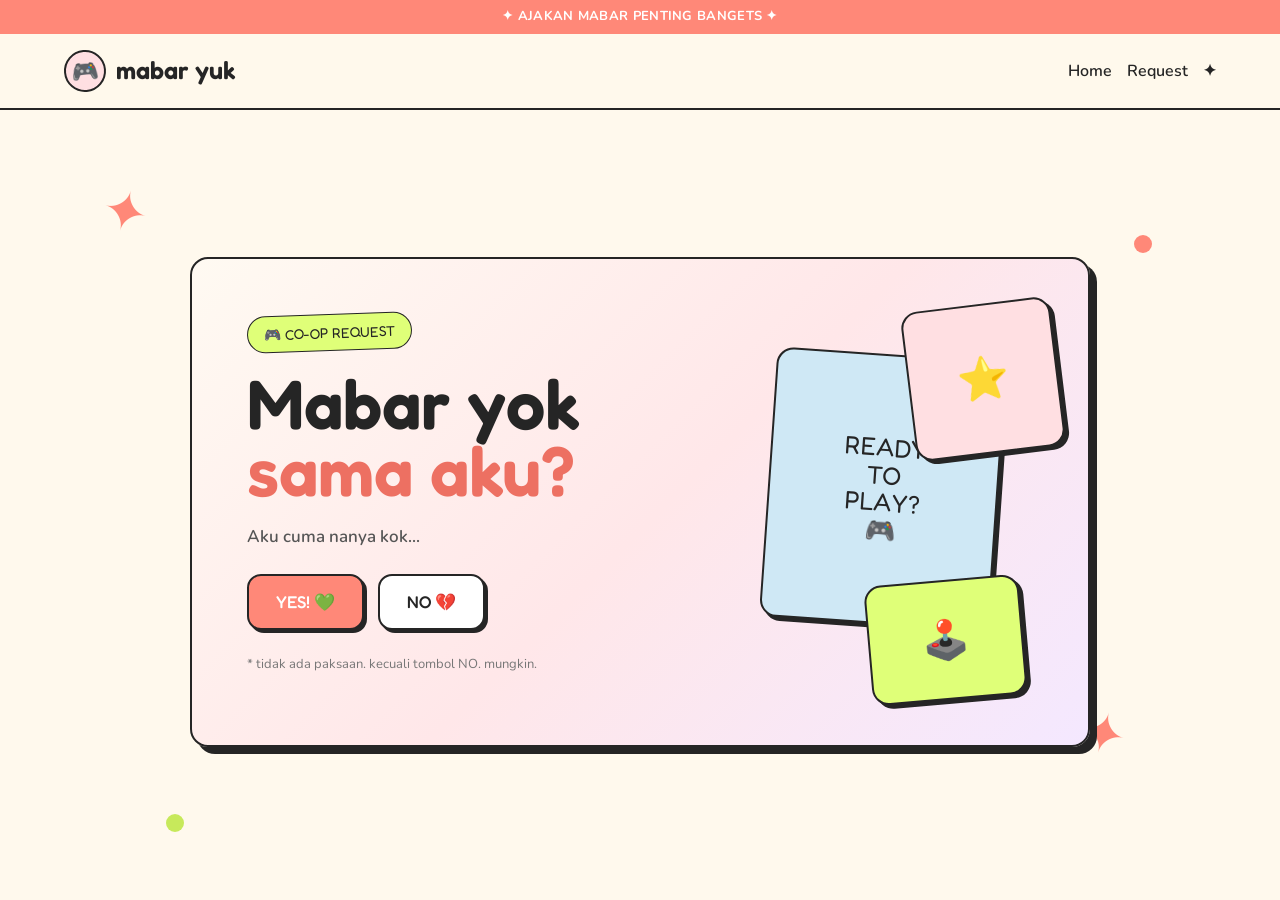
<file: mabar/mabar.html>
<!DOCTYPE html>
<html lang="id">
<head>
    <meta charset="UTF-8">
    <meta name="viewport" content="width=device-width, initial-scale=1.0">

    <title>Star's Mabar Club 🎮</title>

    <!-- Bootstrap -->
    <link
        href="https://cdn.jsdelivr.net/npm/bootstrap@5.3.3/dist/css/bootstrap.min.css"
        rel="stylesheet"
    >

    <!-- Google Fonts -->
    <link rel="preconnect" href="https://fonts.googleapis.com">
    <link rel="preconnect" href="https://fonts.gstatic.com" crossorigin>

    <link
        href="https://fonts.googleapis.com/css2?family=Fredoka:wght@400;500;600;700&family=Nunito:wght@400;500;600;700&display=swap"
        rel="stylesheet"
    >


    <style>

        /* =========================================
           GLOBAL
        ========================================= */

        :root {
            --cream: #fff9ed;
            --cream-dark: #f5ecd8;

            --coral: #ff8878;
            --coral-dark: #ed7062;

            --pink: #ffdfe2;
            --pink-light: #ffeef0;

            --lime: #dfff78;
            --lime-dark: #c7e95b;

            --blue: #cfe8f5;

            --green: #9bd65d;

            --black: #252525;
            --white: #ffffff;
        }


        * {
            box-sizing: border-box;
        }


        html {
            scroll-behavior: smooth;
        }


        body {
            margin: 0;

            min-height: 100vh;

            background: var(--cream);

            color: var(--black);

            font-family: "Nunito", sans-serif;

            overflow-x: hidden;
        }


        h1,
        h2,
        h3,
        h4,
        h5,
        button,
        .brand {
            font-family: "Fredoka", sans-serif;
        }



        /* =========================================
           ANNOUNCEMENT BAR
        ========================================= */

        .announcement {
            width: 100%;

            padding: 7px 15px;

            background: var(--coral);

            color: white;

            text-align: center;

            font-size: 13px;

            font-weight: 700;

            letter-spacing: .3px;
        }



        /* =========================================
           NAVBAR
        ========================================= */

        .navbar-custom {
            min-height: 76px;

            background: rgba(255, 249, 237, .95);

            border-bottom: 2px solid var(--black);

            padding: 0 5%;
        }


        .brand {
            display: flex;

            align-items: center;

            gap: 10px;

            color: var(--black);

            text-decoration: none;

            font-size: 25px;

            font-weight: 600;
        }


        .brand-icon {
            width: 42px;
            height: 42px;

            display: flex;

            justify-content: center;
            align-items: center;

            background: var(--pink);

            border: 2px solid var(--black);

            border-radius: 50%;

            font-size: 22px;

            transform: rotate(-5deg);
        }


        .nav-link {
            color: var(--black) !important;

            font-weight: 600;

            margin-left: 15px;

            transition: .2s;
        }


        .nav-link:hover {
            color: var(--coral-dark) !important;

            transform: translateY(-2px);
        }



        /* =========================================
           MAIN
        ========================================= */

        .main-wrapper {
            min-height: calc(100vh - 115px);

            display: flex;

            align-items: center;

            padding: 50px 20px;

            position: relative;
        }



        /* =========================================
           DECORATIONS
        ========================================= */

        .decor {
            position: absolute;

            pointer-events: none;

            z-index: 0;
        }


        .star {
            font-size: 55px;

            color: var(--coral);

            transform: rotate(15deg);
        }


        .circle {
            width: 18px;
            height: 18px;

            border-radius: 50%;

            background: var(--coral);
        }


        .circle.lime {
            background: var(--lime-dark);
        }


        .decor-1 {
            top: 8%;

            left: 8%;
        }


        .decor-2 {
            top: 16%;

            right: 10%;
        }


        .decor-3 {
            bottom: 8%;

            left: 13%;
        }


        .decor-4 {
            bottom: 15%;

            right: 12%;
        }



        /* =========================================
           HERO CARD
        ========================================= */

        .hero-card {
            width: 100%;

            max-width: 900px;

            min-height: 470px;

            margin: auto;

            position: relative;

            z-index: 2;

            display: flex;

            align-items: center;

            overflow: hidden;

            background:
                linear-gradient(
                    135deg,
                    #fffaf2 0%,
                    #ffe7e9 52%,
                    #f4e8ff 100%
                );

            border: 2px solid var(--black);

            border-radius: 18px;

            box-shadow:
                7px 7px 0 var(--black);

            padding: 55px;
        }


        .hero-content {
            width: 55%;

            position: relative;

            z-index: 5;
        }


        .small-label {
            display: inline-block;

            background: var(--lime);

            border: 1.5px solid var(--black);

            padding: 7px 16px;

            border-radius: 30px;

            font-family: "Fredoka", sans-serif;

            font-size: 14px;

            margin-bottom: 20px;

            transform: rotate(-2deg);
        }


        .hero-title {
            font-size: clamp(42px, 6vw, 70px);

            line-height: .95;

            font-weight: 600;

            margin-bottom: 20px;
        }


        .hero-title span {
            color: var(--coral-dark);
        }


        .hero-description {
            max-width: 460px;

            font-size: 17px;

            line-height: 1.7;

            margin-bottom: 30px;
        }



        /* =========================================
           BUTTONS
        ========================================= */

        .buttons {
            display: flex;

            gap: 14px;

            align-items: center;
        }


        .cute-btn {
            border: 2px solid var(--black);

            border-radius: 14px;

            padding: 13px 27px;

            font-family: "Fredoka", sans-serif;

            font-size: 17px;

            font-weight: 500;

            cursor: pointer;

            transition: .18s;

            box-shadow: 3px 3px 0 var(--black);
        }


        .cute-btn:hover {
            transform: translate(2px, 2px);

            box-shadow: 1px 1px 0 var(--black);
        }


        #yesBtn {
            background: var(--coral);

            color: white;
        }


        #noBtn {
            background: var(--white);

            color: var(--black);

            position: relative;

            z-index: 100;
        }



        /* =========================================
           MESSAGE
        ========================================= */

        #message {
            min-height: 28px;

            margin-bottom: 22px;

            font-size: 17px;

            font-weight: 600;

            color: #555;
        }



        /* =========================================
           ART / RIGHT SIDE
        ========================================= */

        .hero-art {
            width: 45%;

            height: 100%;

            position: absolute;

            right: 0;

            top: 0;
        }


        .art-card {
            position: absolute;

            display: flex;

            justify-content: center;

            align-items: center;

            border: 2px solid var(--black);

            border-radius: 17px;

            box-shadow: 4px 4px 0 var(--black);

            font-size: 55px;
        }


        .art-main {
            width: 230px;
            height: 270px;

            right: 90px;
            top: 95px;

            background: var(--blue);

            transform: rotate(4deg);

            z-index: 2;
        }


        .art-small {
            width: 150px;
            height: 150px;

            right: 30px;
            top: 45px;

            background: var(--pink);

            transform: rotate(-7deg);

            z-index: 3;

            font-size: 42px;
        }


        .art-bottom {
            width: 155px;
            height: 120px;

            right: 65px;
            bottom: 45px;

            background: var(--lime);

            transform: rotate(-5deg);

            z-index: 4;

            font-size: 38px;
        }


        .art-text {
            text-align: center;

            font-family: "Fredoka", sans-serif;

            font-size: 25px;

            line-height: 1.1;
        }



        /* =========================================
           SECOND PAGE
        ========================================= */

        #page2 {
            display: none;
        }


        .success-card {
            width: 100%;

            max-width: 720px;

            margin: auto;

            padding: 55px;

            background: var(--white);

            border: 2px solid var(--black);

            border-radius: 20px;

            box-shadow: 7px 7px 0 var(--black);

            text-align: center;

            position: relative;

            z-index: 2;
        }


        .success-icon {
            width: 90px;
            height: 90px;

            display: flex;

            justify-content: center;
            align-items: center;

            margin: 0 auto 25px;

            background: var(--lime);

            border: 2px solid var(--black);

            border-radius: 50%;

            font-size: 45px;

            transform: rotate(5deg);
        }


        .success-card h1 {
            font-size: clamp(40px, 6vw, 62px);

            margin-bottom: 12px;
        }


        .success-card h1 span {
            color: var(--coral-dark);
        }


        .success-card > p {
            font-size: 18px;

            margin-bottom: 10px;
        }


        .message-box {
            max-width: 560px;

            margin: 30px auto 0;
        }


        textarea {
            width: 100%;

            min-height: 150px;

            padding: 18px;

            resize: none;

            border: 2px solid var(--black);

            border-radius: 15px;

            background: var(--cream);

            font-family: "Nunito", sans-serif;

            font-size: 16px;

            outline: none;

            box-shadow: 3px 3px 0 var(--black);

            transition: .2s;
        }


        textarea:focus {
            background: white;

            box-shadow: 5px 5px 0 var(--coral);
        }


        #sendBtn {
            margin-top: 22px;

            background: var(--coral);

            color: white;
        }


        #warning {
            display: none;

            margin-top: 15px;

            color: var(--coral-dark);

            font-weight: 700;
        }



        /* =========================================
           FOOTER
        ========================================= */

        .tiny-note {
            margin-top: 25px;

            font-size: 13px;

            color: #777;
        }



        /* =========================================
           MOBILE
        ========================================= */

        @media (max-width: 768px) {

            .navbar-custom {
                padding: 0 20px;
            }


            .nav-links {
                display: none;
            }


            .main-wrapper {
                padding: 35px 15px;
            }


            .hero-card {
                min-height: 600px;

                padding: 35px 25px;

                align-items: flex-start;

                box-shadow: 5px 5px 0 var(--black);
            }


            .hero-content {
                width: 100%;

                text-align: center;
            }


            .hero-description {
                margin-left: auto;
                margin-right: auto;
            }


            .buttons {
                justify-content: center;
            }


            .hero-art {
                width: 100%;

                height: 240px;

                top: auto;

                bottom: -10px;
            }


            .art-main {
                width: 150px;
                height: 150px;

                right: 50%;

                transform:
                    translateX(50%)
                    rotate(4deg);

                top: 25px;
            }


            .art-small {
                width: 90px;
                height: 90px;

                right: 8%;

                top: 0;

                font-size: 28px;
            }


            .art-bottom {
                width: 100px;
                height: 80px;

                left: 8%;

                bottom: 10px;

                font-size: 24px;
            }


            .success-card {
                padding: 40px 22px;

                box-shadow: 5px 5px 0 var(--black);
            }

        }

    </style>
</head>



<body>


    <!-- =========================================
         ANNOUNCEMENT
    ========================================== -->

    <div class="announcement">
        ✦ AJAKAN MABAR PENTING BANGETS ✦
    </div>



    <!-- =========================================
         NAVBAR
    ========================================== -->

    <nav class="navbar-custom d-flex justify-content-between align-items-center">

        <a class="brand" href="#">
            <div class="brand-icon">
                🎮
            </div>

            mabar yuk
        </a>


        <div class="nav-links d-flex align-items-center">

            <a class="nav-link" href="#">
                Home
            </a>

            <a class="nav-link" href="#">
                Request
            </a>

            <a class="nav-link" href="#">
                ✦
            </a>

        </div>

    </nav>



    <!-- =========================================
         MAIN
    ========================================== -->

    <main class="main-wrapper">


        <!-- Decorative elements -->

        <div class="decor decor-1 star">
            ✦
        </div>

        <div class="decor decor-2 circle">
        </div>

        <div class="decor decor-3 circle lime">
        </div>

        <div class="decor decor-4 star">
            ✦
        </div>



        <!-- =====================================
             PAGE 1
        ====================================== -->

        <section
            class="hero-card"
            id="page1"
        >


            <!-- TEXT -->

            <div class="hero-content">

                <span class="small-label">
                    🎮 CO-OP REQUEST
                </span>


                <h1
                    class="hero-title"
                    id="question"
                >
                    Mabar yok
                    <br>
                    <span>sama aku?</span>
                </h1>


                <p id="message">
                    Aku cuma nanya kok...
                </p>


                <div class="buttons">

                    <button
                        class="cute-btn"
                        id="yesBtn"
                    >
                        YES! 💚
                    </button>


                    <button
                        class="cute-btn"
                        id="noBtn"
                    >
                        NO 💔
                    </button>

                </div>


                <p class="tiny-note">
                    * tidak ada paksaan. kecuali tombol NO. mungkin.
                </p>

            </div>



            <!-- =================================
                 ART
            ================================== -->

            <div class="hero-art">

                <div class="art-card art-main">

                    <div class="art-text">

                        READY
                        <br>

                        TO
                        <br>

                        PLAY?

                        <br>

                        🎮

                    </div>

                </div>


                <div class="art-card art-small">
                    ⭐
                </div>


                <div class="art-card art-bottom">
                    🕹️
                </div>

            </div>


        </section>



        <!-- =====================================
             PAGE 2
        ====================================== -->

        <section
            class="success-card"
            id="page2"
        >

            <div class="success-icon">
                🎉
            </div>


            <h1>
                YAY<span>YYYY!!</span>
            </h1>


            <p>
                SERIUS NIH? LET'S GOOOO
            </p>


            <p>
                Sekarang tinggal kasih tahu aku
                sesuatu! <br>
                ya.. kalau sibuk sih bilang aja gpp deh.. aku bakal nunggu kok
            </p>


            <div class="message-box">

                <textarea
                    id="userMessage"
                    placeholder="Contoh: ayok, kapan kita mabar?"
                ></textarea>


                <button
                    class="cute-btn"
                    id="sendBtn"
                >
                    KIRIM KE STAR 💌
                </button>


                <p id="warning">
                    Tulis pesannya dulu dong..
                </p>

            </div>


            <p class="tiny-note">
                ✦ pesan akan dikirim melalui WhatsApp ✦
            </p>

        </section>

    </main>



    <!-- =========================================
     JAVASCRIPT
========================================= -->

<script>

    /* =========================================
       VARIABLES
    ========================================= */

    let noCount = 0;


    const messages = [

        "Serius gak mau mabar sama aku? ",

        "Um... sibuk ya..?",

        "Yakin nih? 🤨",

        "Sekali ajaa 👉👈",

        "Aku cuma ngajak mabar loh 😭",

        "Kok NO terus sih...",

        "Aku mw ngobrol... pentings!!",

        "PLEASEEEE 🎮",

        "Aku ditolak nih...",

        "Yang bener ajaaa...",

        "Masih mau pencet NO??",

        "Aku tahu kamu sebenarnya mau kan.. hehe",

        "Satu match aja masa nggak boleh 😭",

        "Aku masih menunggu jawabanmu...",

        "NO terus, NO terus...",

        "Aku punya waktu seharian buat ini 💀"

    ];



    /* =========================================
       ELEMENTS
    ========================================= */

    const page1 =
        document.getElementById("page1");

    const page2 =
        document.getElementById("page2");


    const yesBtn =
        document.getElementById("yesBtn");

    const noBtn =
        document.getElementById("noBtn");


    const question =
        document.getElementById("question");

    const message =
        document.getElementById("message");


    const userMessage =
        document.getElementById("userMessage");

    const sendBtn =
        document.getElementById("sendBtn");

    const warning =
        document.getElementById("warning");



    /* =========================================
       NO BUTTON
    ========================================= */

    noBtn.addEventListener(
        "click",
        function () {

            noCount++;


            /* =====================================
               PESAN NO
            ===================================== */

            if (noCount === 4) {

                /*
                    Pesan spesial pada klik ke-4
                */

                message.textContent =
                    "hmm yaudah deh kalau sibuk.. ak tunggu kok";

            } else {

                /*
                    Selain klik ke-4,
                    pesan tetap randomized
                */

                const randomIndex =
                    Math.floor(
                        Math.random()
                        * messages.length
                    );


                message.textContent =
                    messages[randomIndex];

            }



            /* =====================================
               MOVE NO BUTTON
            ===================================== */

            noBtn.style.position =
                "fixed";


            const buttonWidth =
                noBtn.offsetWidth;

            const buttonHeight =
                noBtn.offsetHeight;


            const padding = 20;


            const maxX =
                window.innerWidth
                - buttonWidth
                - padding;


            const maxY =
                window.innerHeight
                - buttonHeight
                - padding;


            const randomX =
                Math.floor(
                    Math.random()
                    * maxX
                );


            const randomY =
                Math.floor(
                    Math.random()
                    * maxY
                );


            noBtn.style.left =
                randomX + "px";

            noBtn.style.top =
                randomY + "px";



            /* =====================================
               CHANGE QUESTION
            ===================================== */

            if (noCount === 3) {

                question.innerHTML =
                    "Beneran<br><span>gak mau...?</span>";

            }


            if (noCount === 6) {

                question.innerHTML =
                    "hmm<br><span>sibuk ya...?</span>";

            }


            if (noCount === 9) {

                question.innerHTML =
                    "Satu<br><span>match aja pliszz 😭</span>";

            }


            if (noCount >= 12) {

                question.innerHTML =
                    "KAMU MASIH<br><span>MAU PENCET NO?! 💀</span>";

            }



            /* =====================================
               YES GETS BIGGER
            ===================================== */

            if (noCount >= 4) {

                const scale =
                    1 + (noCount * 0.04);

                yesBtn.style.transform =
                    `scale(${scale})`;

            }

        }
    );



    /* =========================================
       YES BUTTON
    ========================================= */

    yesBtn.addEventListener(
        "click",
        function () {

            page1.style.display =
                "none";


            page2.style.display =
                "block";


            /*
                Reset NO
            */

            noBtn.style.position =
                "relative";


            noBtn.style.left = "";

            noBtn.style.top = "";

        }
    );



    /* =========================================
       WHATSAPP
    ========================================= */

    sendBtn.addEventListener(
        "click",
        function () {

            const text =
                userMessage.value.trim();


            if (text === "") {

                warning.style.display =
                    "block";

                return;

            }


            warning.style.display =
                "none";



            /*
                NOMOR WHATSAPP STAR
            */

            const myNumber =
                "6281573177618";



            /*
                PESAN
            */

            const whatsappMessage =
`🎮 MABAR REQUEST 🎮

${text}

— dikirim dari website mabar 😎`;



            /*
                Encode
            */

            const encodedMessage =
                encodeURIComponent(
                    whatsappMessage
                );



            /*
                WhatsApp URL
            */

            const whatsappURL =
                `https://wa.me/${myNumber}?text=${encodedMessage}`;


            /*
                Open WhatsApp
            */

            window.open(
                whatsappURL,
                "_blank"
            );

        }
    );

</script>

</body>
</html>
</file>
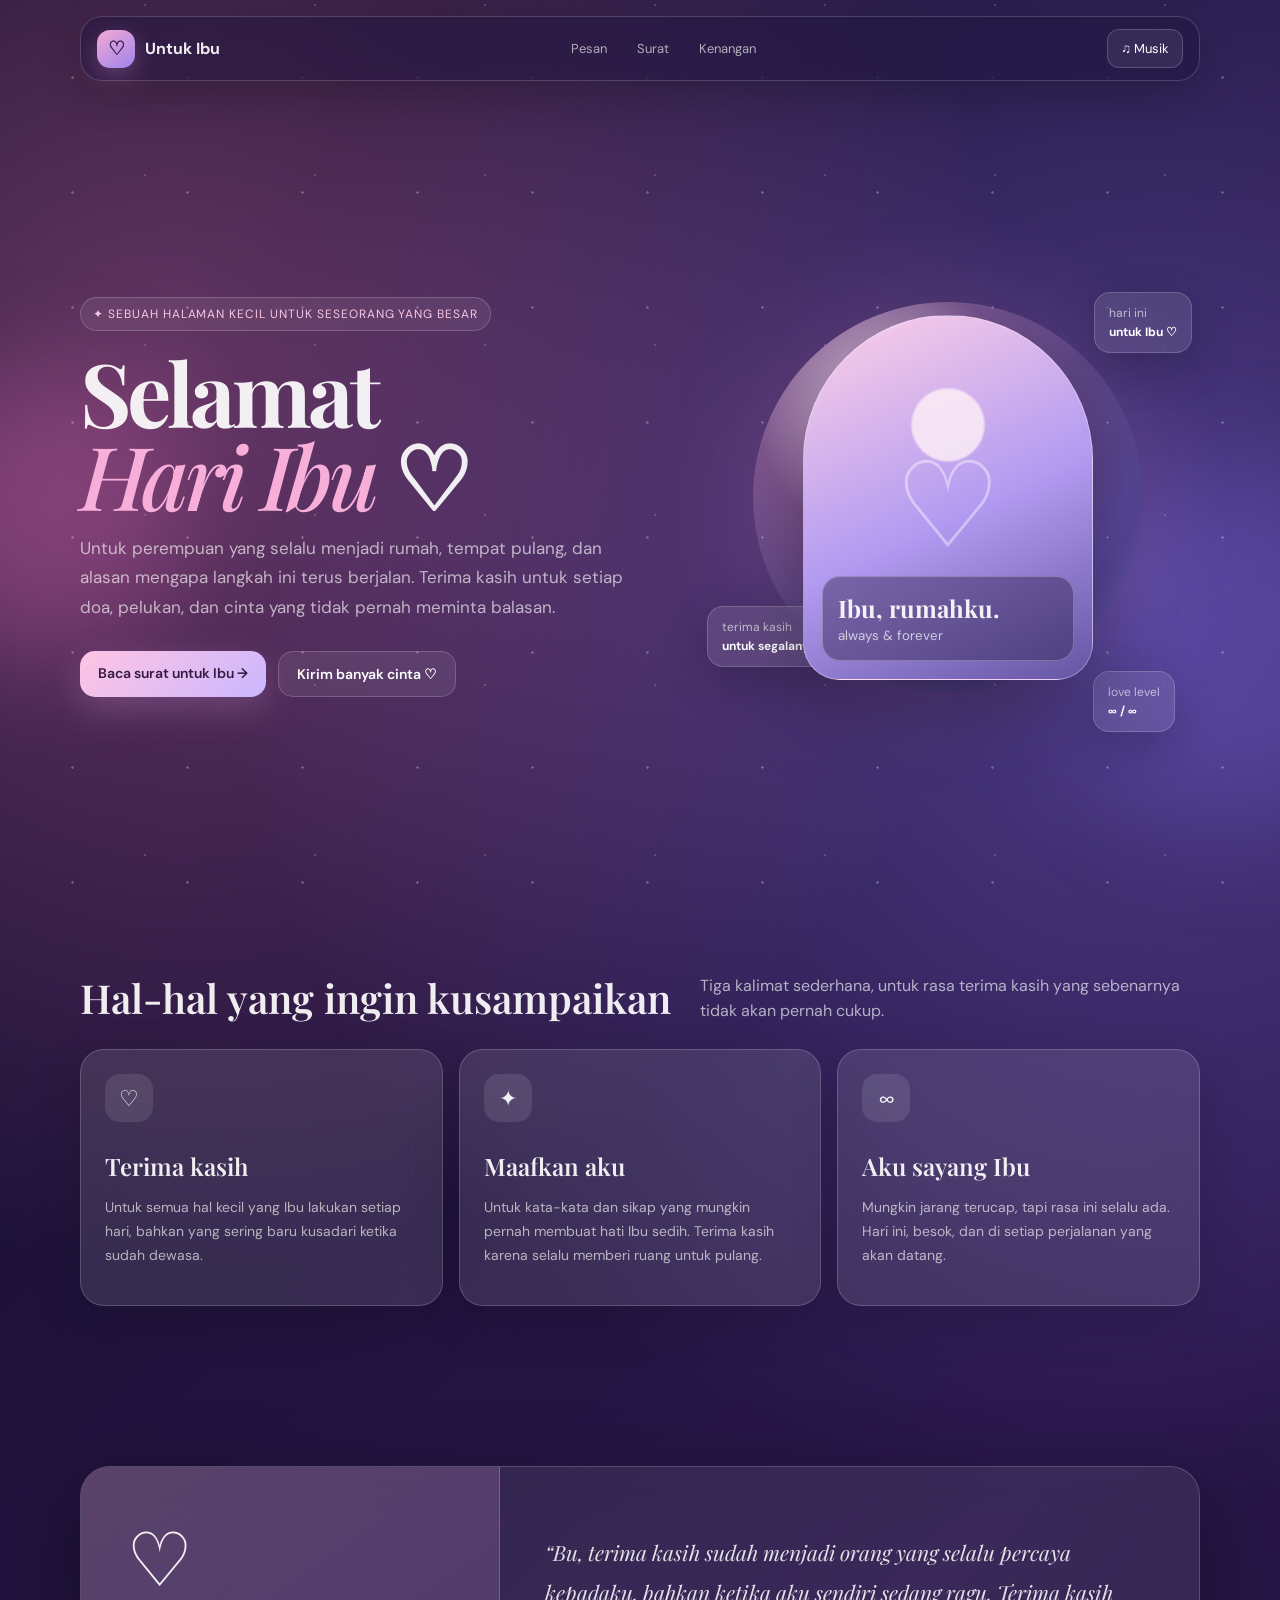
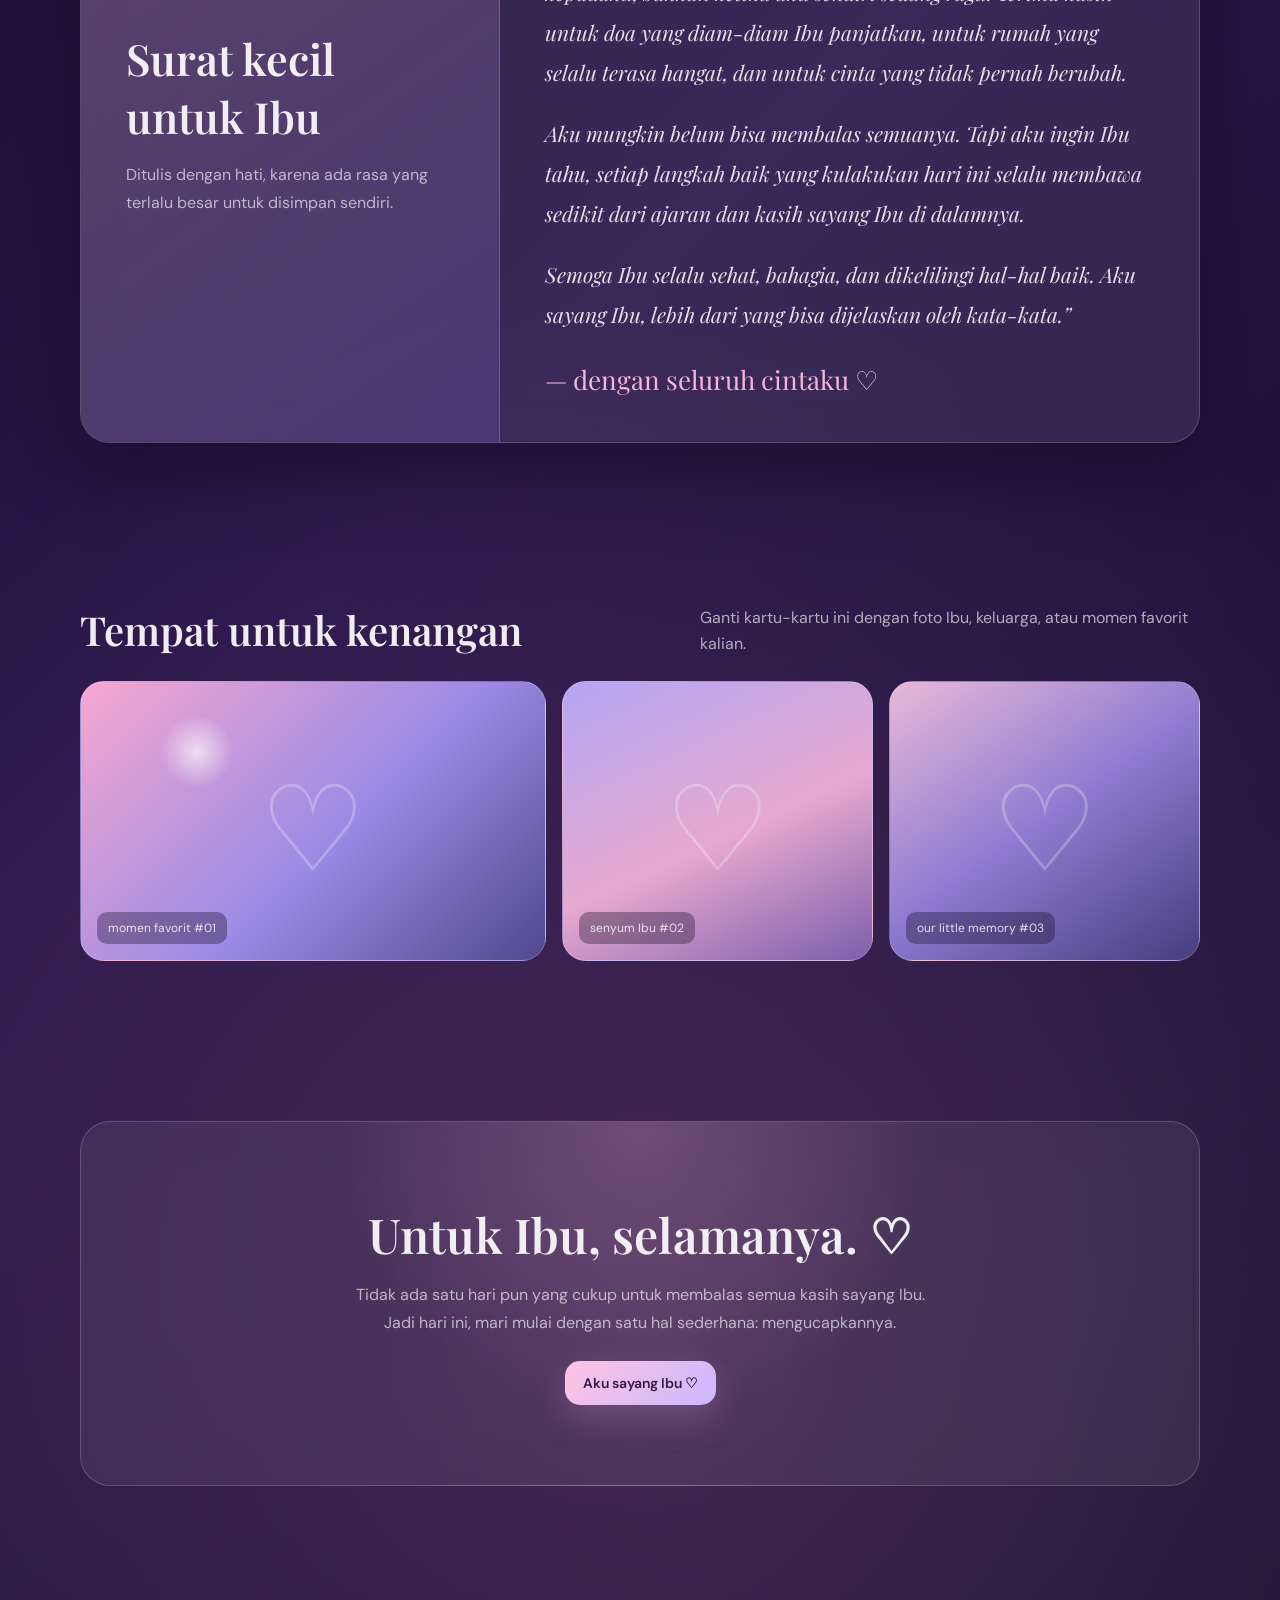
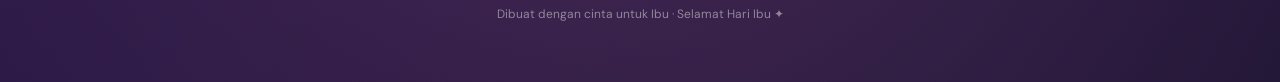
<file: mothers-day/mothers-day2.html>
<!DOCTYPE html>
<html lang="id">
<head>
  <meta charset="UTF-8" />
  <meta name="viewport" content="width=device-width, initial-scale=1.0" />
  <title>Untuk Ibu — Selamat Hari Ibu</title>
  <meta name="description" content="Website ucapan Selamat Hari Ibu dengan nuansa glassmorphism dreamy purple." />
  <style>
    @import url('https://fonts.googleapis.com/css2?family=DM+Sans:wght@400;500;600;700&family=Playfair+Display:ital,wght@0,500;0,600;1,500;1,600&display=swap');

    :root{
      --bg:#120d28;
      --bg2:#29164a;
      --pink:#f6a6d6;
      --lav:#cbb6ff;
      --white:rgba(255,255,255,.92);
      --muted:rgba(255,255,255,.64);
      --glass:rgba(255,255,255,.11);
      --glass-strong:rgba(255,255,255,.17);
      --line:rgba(255,255,255,.18);
      --shadow:0 25px 80px rgba(0,0,0,.35);
    }

    *{box-sizing:border-box}
    html{scroll-behavior:smooth}
    body{
      margin:0;
      min-height:100vh;
      color:var(--white);
      font-family:"DM Sans",sans-serif;
      background:
        radial-gradient(circle at 12% 12%, rgba(255,132,205,.34), transparent 28%),
        radial-gradient(circle at 88% 18%, rgba(150,126,255,.38), transparent 31%),
        radial-gradient(circle at 52% 90%, rgba(242,139,196,.18), transparent 35%),
        linear-gradient(135deg,var(--bg),var(--bg2) 55%,#16102f);
      overflow-x:hidden;
    }

    body::before, body::after{
      content:"";
      position:fixed;
      z-index:-2;
      border-radius:50%;
      filter:blur(55px);
      pointer-events:none;
    }
    body::before{
      width:280px;height:280px;left:-100px;top:42%;
      background:rgba(255,117,198,.25);
    }
    body::after{
      width:360px;height:360px;right:-140px;bottom:8%;
      background:rgba(133,117,255,.22);
    }

    .stars{
      position:fixed;inset:0;z-index:-1;pointer-events:none;
      background-image:
        radial-gradient(circle, rgba(255,255,255,.75) 0 1px, transparent 1.5px),
        radial-gradient(circle, rgba(255,210,242,.55) 0 1px, transparent 1.5px);
      background-size:115px 115px, 170px 170px;
      background-position:15px 20px, 60px 90px;
      opacity:.35;
    }

    .wrap{width:min(1120px,92%);margin:auto}

    header{
      position:sticky;top:16px;z-index:20;
      width:min(1120px,92%);
      margin:16px auto 0;
      padding:12px 16px;
      display:flex;align-items:center;justify-content:space-between;gap:18px;
      border:1px solid var(--line);
      border-radius:22px;
      background:rgba(30,19,61,.48);
      backdrop-filter:blur(24px);
      box-shadow:0 14px 40px rgba(0,0,0,.2);
    }

    .brand{display:flex;align-items:center;gap:10px;font-weight:700}
    .brand-mark{
      width:38px;height:38px;border-radius:13px;
      display:grid;place-items:center;
      background:linear-gradient(145deg,rgba(255,177,221,.95),rgba(169,144,255,.9));
      color:#392052;font-size:19px;
      box-shadow:0 8px 25px rgba(221,143,213,.3);
    }
    nav{display:flex;gap:6px}
    nav a{
      color:var(--muted);text-decoration:none;
      padding:9px 12px;border-radius:12px;font-size:13px;
      transition:.25s;
    }
    nav a:hover{color:white;background:rgba(255,255,255,.1)}
    .music{
      border:1px solid var(--line);background:rgba(255,255,255,.08);
      color:white;border-radius:12px;padding:10px 13px;cursor:pointer;
      font:inherit;font-size:13px;
    }

    .hero{
      min-height:calc(100vh - 90px);
      display:grid;grid-template-columns:1.05fr .95fr;
      align-items:center;gap:60px;padding:72px 0 50px;
    }

    .eyebrow{
      display:inline-flex;align-items:center;gap:8px;
      padding:8px 12px;border:1px solid var(--line);
      border-radius:999px;background:rgba(255,255,255,.07);
      color:#f8c6e4;font-size:12px;letter-spacing:.08em;text-transform:uppercase;
    }

    h1{
      margin:20px 0 16px;
      font-family:"Playfair Display",serif;
      font-size:clamp(50px,7vw,88px);
      line-height:.94;letter-spacing:-.045em;
    }
    h1 em{color:#f7afd9;font-weight:500}
    .lead{max-width:620px;color:var(--muted);font-size:17px;line-height:1.75}
    .actions{display:flex;flex-wrap:wrap;gap:12px;margin-top:28px}
    .btn{
      border:0;border-radius:15px;padding:13px 18px;
      font:600 14px "DM Sans";cursor:pointer;text-decoration:none;
      transition:transform .2s,box-shadow .2s;
    }
    .btn:hover{transform:translateY(-2px)}
    .primary{
      color:#351a43;
      background:linear-gradient(135deg,#ffc4e3,#cbb7ff);
      box-shadow:0 12px 35px rgba(223,158,218,.25);
    }
    .secondary{
      color:white;background:rgba(255,255,255,.08);
      border:1px solid var(--line);
    }

    .hero-art{
      position:relative;min-height:500px;
      display:grid;place-items:center;
    }
    .orb{
      position:absolute;width:390px;height:390px;border-radius:50%;
      background:radial-gradient(circle at 35% 28%,rgba(255,232,247,.95),rgba(238,156,214,.3) 35%,rgba(123,102,220,.14) 67%,transparent 72%);
      filter:blur(.2px);
      box-shadow:inset 0 0 80px rgba(255,255,255,.08),0 0 100px rgba(226,145,221,.2);
    }
    .portrait{
      position:relative;width:290px;height:365px;border-radius:150px 150px 38px 38px;
      overflow:hidden;
      border:1px solid rgba(255,255,255,.3);
      background:
        radial-gradient(circle at 50% 30%,rgba(255,241,247,.8) 0 12%,transparent 13%),
        linear-gradient(155deg,#ffd1e7,#b39bf1 54%,#6455a2);
      box-shadow:var(--shadow);
    }
    .portrait::before{
      content:"♡";
      position:absolute;inset:0;
      display:grid;place-items:center;
      font-family:"Playfair Display";font-size:120px;
      color:rgba(255,255,255,.42);
    }
    .portrait-label{
      position:absolute;left:18px;right:18px;bottom:18px;
      padding:15px;border:1px solid rgba(255,255,255,.25);
      border-radius:18px;background:rgba(32,20,60,.38);
      backdrop-filter:blur(14px);
    }
    .portrait-label strong{display:block;font-family:"Playfair Display";font-size:24px}
    .portrait-label small{color:rgba(255,255,255,.7)}

    .float-card{
      position:absolute;padding:12px 14px;border:1px solid var(--line);
      border-radius:16px;background:rgba(255,255,255,.1);
      backdrop-filter:blur(18px);box-shadow:0 15px 45px rgba(0,0,0,.2);
      font-size:12px;color:var(--muted);
      animation:float 5s ease-in-out infinite;
    }
    .float-card b{color:white;display:block;margin-top:3px}
    .fc1{top:45px;right:8px}.fc2{left:10px;bottom:80px;animation-delay:-2s}.fc3{right:25px;bottom:15px;animation-delay:-3.5s}
    @keyframes float{50%{transform:translateY(-12px)}}

    section{padding:80px 0}
    .section-head{display:flex;align-items:end;justify-content:space-between;gap:20px;margin-bottom:25px}
    .section-head h2{font:600 40px "Playfair Display";margin:0}
    .section-head p{max-width:500px;color:var(--muted);line-height:1.6;margin:0}

    .grid{
      display:grid;grid-template-columns:repeat(3,1fr);gap:16px;
    }
    .card{
      min-height:245px;padding:24px;border:1px solid var(--line);
      border-radius:24px;background:var(--glass);
      backdrop-filter:blur(20px);box-shadow:0 15px 50px rgba(0,0,0,.14);
      transition:.3s;
    }
    .card:hover{transform:translateY(-5px);background:var(--glass-strong)}
    .icon{
      width:48px;height:48px;border-radius:15px;
      display:grid;place-items:center;background:rgba(255,255,255,.1);
      font-size:22px;margin-bottom:28px;
    }
    .card h3{font:600 24px "Playfair Display";margin:0 0 10px}
    .card p{color:var(--muted);line-height:1.7;font-size:14px}

    .letter{
      display:grid;grid-template-columns:.75fr 1.25fr;gap:0;
      overflow:hidden;border:1px solid var(--line);border-radius:30px;
      background:rgba(255,255,255,.08);backdrop-filter:blur(22px);
      box-shadow:var(--shadow);
    }
    .letter-side{
      padding:45px;
      background:linear-gradient(145deg,rgba(255,185,224,.2),rgba(155,132,255,.15));
      border-right:1px solid var(--line);
    }
    .letter-side .big-heart{font-size:75px;margin-bottom:20px}
    .letter-side h2{font:600 43px "Playfair Display";margin:0 0 12px}
    .letter-side p{color:var(--muted);line-height:1.7}
    .letter-body{padding:45px}
    .letter-body p{font:italic 21px/1.9 "Playfair Display";color:rgba(255,255,255,.86)}
    .signature{margin-top:28px;color:#f7b5da;font-family:"Playfair Display";font-size:26px}

    .gallery{display:grid;grid-template-columns:1.2fr .8fr .8fr;gap:16px}
    .photo{
      min-height:280px;border-radius:24px;border:1px solid var(--line);
      position:relative;overflow:hidden;
      background:
        radial-gradient(circle at 25% 25%,rgba(255,255,255,.65),transparent 9%),
        linear-gradient(135deg,#f6a7d0,#9b8be5 55%,#51488e);
    }
    .photo:nth-child(2){background:linear-gradient(155deg,#b5a6f4,#e6a8d0 55%,#7d5eac)}
    .photo:nth-child(3){background:linear-gradient(145deg,#e8b8d9,#8e7bd1 50%,#463e7e)}
    .photo::after{
      content:"♡";
      position:absolute;inset:0;display:grid;place-items:center;
      font:120px "Playfair Display";color:rgba(255,255,255,.25);
    }
    .photo span{
      position:absolute;left:16px;bottom:16px;z-index:1;
      padding:8px 11px;border-radius:10px;
      background:rgba(20,13,42,.35);backdrop-filter:blur(10px);
      font-size:12px;color:rgba(255,255,255,.82)
    }

    .cta{
      text-align:center;padding:80px 25px;border:1px solid var(--line);
      border-radius:30px;background:
      radial-gradient(circle at 50% 0%,rgba(255,175,220,.2),transparent 45%),
      rgba(255,255,255,.07);backdrop-filter:blur(20px);
    }
    .cta h2{font:600 48px "Playfair Display";margin:0 0 15px}
    .cta p{color:var(--muted);max-width:600px;margin:0 auto 25px;line-height:1.7}

    footer{padding:40px 0 60px;color:rgba(255,255,255,.45);text-align:center;font-size:12px}

    .toast{
      position:fixed;left:50%;bottom:28px;z-index:50;
      transform:translate(-50%,30px);opacity:0;pointer-events:none;
      padding:13px 18px;border:1px solid var(--line);border-radius:14px;
      background:rgba(24,16,49,.8);backdrop-filter:blur(16px);
      box-shadow:var(--shadow);transition:.3s;font-size:13px;
    }
    .toast.show{opacity:1;transform:translate(-50%,0)}

    .heart{
      position:fixed;pointer-events:none;font-size:18px;
      animation:rise 1.8s ease-out forwards;z-index:60;
    }
    @keyframes rise{
      0%{transform:translate(-50%,0) scale(.7);opacity:0}
      15%{opacity:1}
      100%{transform:translate(-50%,-150px) scale(1.5) rotate(15deg);opacity:0}
    }

    @media(max-width:850px){
      header{top:8px}.hero{grid-template-columns:1fr;gap:20px;padding-top:55px}
      .hero-art{min-height:420px}.orb{width:330px;height:330px}.portrait{width:245px;height:315px}
      nav{display:none}.grid,.gallery{grid-template-columns:1fr}
      .letter{grid-template-columns:1fr}.letter-side{border-right:0;border-bottom:1px solid var(--line)}
      .section-head{display:block}.section-head p{margin-top:10px}
    }
    @media(max-width:520px){
      h1{font-size:52px}.hero{padding-bottom:20px}
      .hero-art{min-height:370px}.orb{width:285px;height:285px}.portrait{width:210px;height:275px}
      .float-card{transform:scale(.88)}.fc1{right:-5px}.fc2{left:-5px}
      .letter-side,.letter-body{padding:28px}.cta h2{font-size:39px}
    }
  </style>
</head>
<body>
  <div class="stars"></div>

  <header>
    <div class="brand">
      <div class="brand-mark">♡</div>
      <span>Untuk Ibu</span>
    </div>
    <nav>
      <a href="#pesan">Pesan</a>
      <a href="#surat">Surat</a>
      <a href="#kenangan">Kenangan</a>
    </nav>
    <button class="music" id="musicBtn" onclick="toggleMusic()">♫ Musik</button>
  </header>

  <main>
    <section class="hero wrap">
      <div>
        <span class="eyebrow">✦ sebuah halaman kecil untuk seseorang yang besar</span>
        <h1>Selamat<br><em>Hari Ibu</em> ♡</h1>
        <p class="lead">
          Untuk perempuan yang selalu menjadi rumah, tempat pulang, dan alasan
          mengapa langkah ini terus berjalan. Terima kasih untuk setiap doa,
          pelukan, dan cinta yang tidak pernah meminta balasan.
        </p>
        <div class="actions">
          <a class="btn primary" href="#surat">Baca surat untuk Ibu →</a>
          <button class="btn secondary" onclick="sendHearts(event)">Kirim banyak cinta ♡</button>
        </div>
      </div>

      <div class="hero-art">
        <div class="orb"></div>
        <div class="float-card fc1">hari ini <b>untuk Ibu ♡</b></div>
        <div class="float-card fc2">terima kasih <b>untuk segalanya</b></div>
        <div class="float-card fc3">love level <b>∞ / ∞</b></div>
        <div class="portrait">
          <div class="portrait-label">
            <strong>Ibu, rumahku.</strong>
            <small>always & forever</small>
          </div>
        </div>
      </div>
    </section>

    <section id="pesan" class="wrap">
      <div class="section-head">
        <h2>Hal-hal yang ingin kusampaikan</h2>
        <p>Tiga kalimat sederhana, untuk rasa terima kasih yang sebenarnya tidak akan pernah cukup.</p>
      </div>
      <div class="grid">
        <article class="card">
          <div class="icon">♡</div>
          <h3>Terima kasih</h3>
          <p>Untuk semua hal kecil yang Ibu lakukan setiap hari, bahkan yang sering baru kusadari ketika sudah dewasa.</p>
        </article>
        <article class="card">
          <div class="icon">✦</div>
          <h3>Maafkan aku</h3>
          <p>Untuk kata-kata dan sikap yang mungkin pernah membuat hati Ibu sedih. Terima kasih karena selalu memberi ruang untuk pulang.</p>
        </article>
        <article class="card">
          <div class="icon">∞</div>
          <h3>Aku sayang Ibu</h3>
          <p>Mungkin jarang terucap, tapi rasa ini selalu ada. Hari ini, besok, dan di setiap perjalanan yang akan datang.</p>
        </article>
      </div>
    </section>

    <section id="surat" class="wrap">
      <div class="letter">
        <div class="letter-side">
          <div class="big-heart">♡</div>
          <h2>Surat kecil<br>untuk Ibu</h2>
          <p>Ditulis dengan hati, karena ada rasa yang terlalu besar untuk disimpan sendiri.</p>
        </div>
        <div class="letter-body">
          <p>
            “Bu, terima kasih sudah menjadi orang yang selalu percaya kepadaku,
            bahkan ketika aku sendiri sedang ragu. Terima kasih untuk doa yang
            diam-diam Ibu panjatkan, untuk rumah yang selalu terasa hangat,
            dan untuk cinta yang tidak pernah berubah.
          </p>
          <p>
            Aku mungkin belum bisa membalas semuanya. Tapi aku ingin Ibu tahu,
            setiap langkah baik yang kulakukan hari ini selalu membawa sedikit
            dari ajaran dan kasih sayang Ibu di dalamnya.
          </p>
          <p>
            Semoga Ibu selalu sehat, bahagia, dan dikelilingi hal-hal baik.
            Aku sayang Ibu, lebih dari yang bisa dijelaskan oleh kata-kata.”
          </p>
          <div class="signature">— dengan seluruh cintaku ♡</div>
        </div>
      </div>
    </section>

    <section id="kenangan" class="wrap">
      <div class="section-head">
        <h2>Tempat untuk kenangan</h2>
        <p>Ganti kartu-kartu ini dengan foto Ibu, keluarga, atau momen favorit kalian.</p>
      </div>
      <div class="gallery">
        <div class="photo"><span>momen favorit #01</span></div>
        <div class="photo"><span>senyum Ibu #02</span></div>
        <div class="photo"><span>our little memory #03</span></div>
      </div>
    </section>

    <section class="wrap">
      <div class="cta">
        <h2>Untuk Ibu, selamanya. ♡</h2>
        <p>
          Tidak ada satu hari pun yang cukup untuk membalas semua kasih sayang Ibu.
          Jadi hari ini, mari mulai dengan satu hal sederhana: mengucapkannya.
        </p>
        <button class="btn primary" onclick="sendHearts(event); showToast('Pesan cinta sudah terkirim untuk Ibu ♡')">
          Aku sayang Ibu ♡
        </button>
      </div>
    </section>
  </main>

  <footer>
    Dibuat dengan cinta untuk Ibu · Selamat Hari Ibu ✦
  </footer>

  <div class="toast" id="toast"></div>

  <script>
    let musicOn = false;

    function showToast(message){
      const toast = document.getElementById('toast');
      toast.textContent = message;
      toast.classList.add('show');
      clearTimeout(window.toastTimer);
      window.toastTimer = setTimeout(() => toast.classList.remove('show'), 2400);
    }

    function sendHearts(event){
      const x = event.clientX || window.innerWidth/2;
      const y = event.clientY || window.innerHeight/2;
      const symbols = ['♡','♥','✦','✧','💗'];
      for(let i=0;i<14;i++){
        const el = document.createElement('div');
        el.className = 'heart';
        el.textContent = symbols[Math.floor(Math.random()*symbols.length)];
        el.style.left = (x + (Math.random()-.5)*110) + 'px';
        el.style.top = (y + (Math.random()-.5)*35) + 'px';
        el.style.animationDelay = (Math.random()*.35) + 's';
        document.body.appendChild(el);
        setTimeout(()=>el.remove(),2200);
      }
    }

    function toggleMusic(){
      musicOn = !musicOn;
      document.getElementById('musicBtn').textContent = musicOn ? '♫ Musik ON' : '♫ Musik';
      showToast(musicOn ? 'Mode musik aktif — tambahkan audio favoritmu di file ini.' : 'Mode musik dimatikan.');
    }
  </script>
</body>
</html>
</file>
